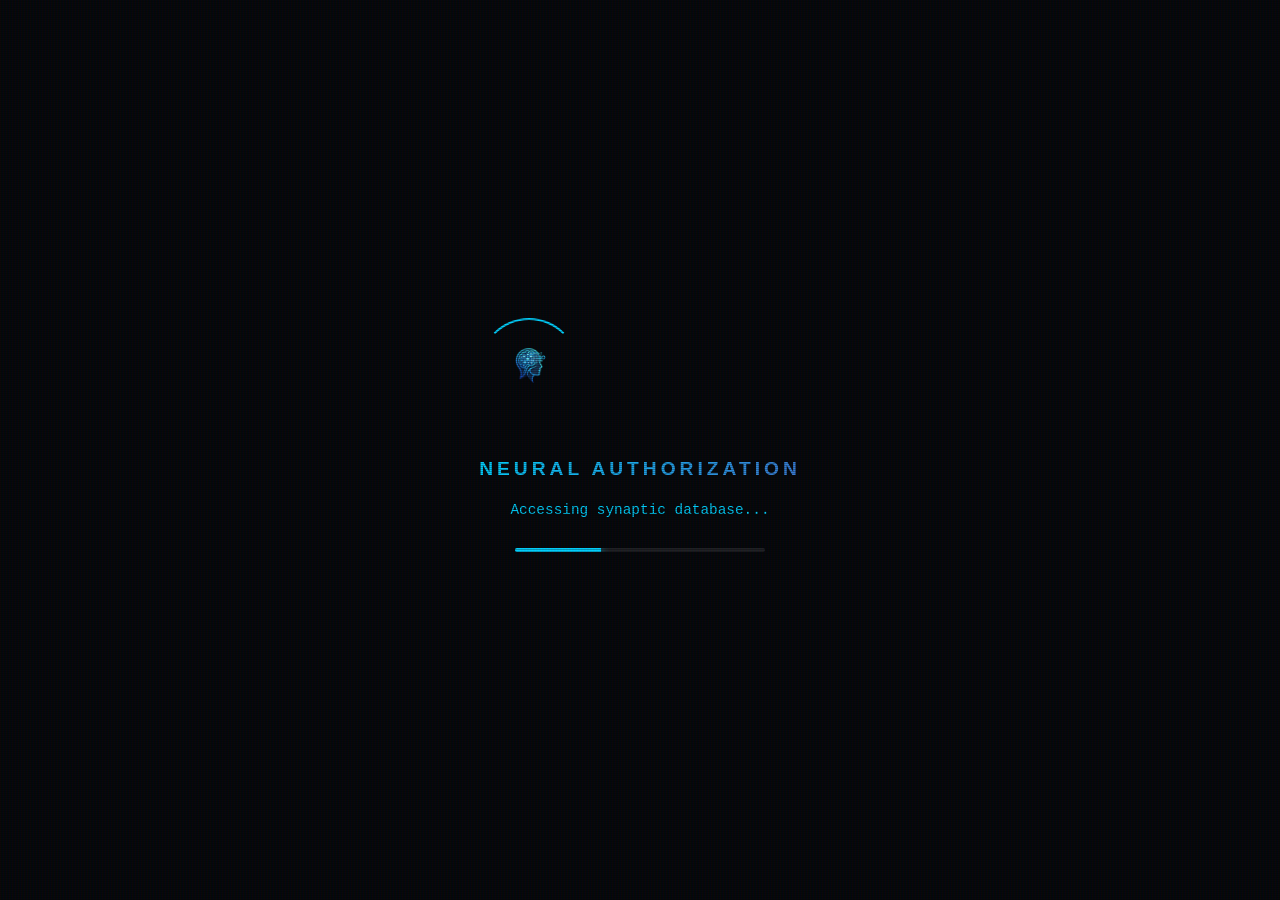
<file: auth.html>
<!DOCTYPE html>
<html lang="en">

<head>
    <meta charset="UTF-8">
    <meta name="viewport" content="width=device-width, initial-scale=1.0">
    <title>Authorizing... | MindRecoder</title>
    <link rel="stylesheet" href="style.css">
    <link rel="icon" href="Assets/Logo/mrLogo.png" type="image/png">
    <style>
        .scanline {
            position: fixed;
            top: 0;
            left: 0;
            width: 100%;
            height: 100%;
            background: linear-gradient(rgba(18, 16, 16, 0) 50%, rgba(0, 0, 0, 0.25) 50%), linear-gradient(90deg, rgba(255, 0, 0, 0.06), rgba(0, 255, 0, 0.02), rgba(0, 0, 255, 0.06));
            background-size: 100% 2px, 3px 100%;
            pointer-events: none;
            z-index: 1000;
        }

        #status {
            font-family: 'Courier New', Courier, monospace;
            color: var(--accent-blue);
            font-size: 0.9rem;
            margin-top: 20px;
            height: 1.2rem;
        }

        .node-container {
            position: relative;
            width: 100px;
            height: 100px;
            margin-bottom: 40px;
        }

        .ring {
            position: absolute;
            inset: 0;
            border: 2px solid transparent;
            border-top: 2px solid var(--accent-blue);
            border-radius: 50%;
            animation: rotate 2s linear infinite;
        }



        @keyframes rotate {
            from {
                transform: rotate(0deg);
            }

            to {
                transform: rotate(360deg);
            }
        }
    </style>
</head>

<body style="overflow: hidden;">
    <div class="scanline"></div>

    <div class="centered-container">
        <div class="loader-container">
            <div class="node-container">
                <div class="ring"></div>
                <div class="ring-2"></div>
                <img src="Assets/Logo/mrLogo.png" alt="MindRecoder"
                    style="width: 60px; position: absolute; top: 50%; left: 50%; transform: translate(-50%, -50%);">
            </div>

            <h2 class="gradient-text" style="letter-spacing: 4px; font-size: 1.2rem;">NEURAL AUTHORIZATION</h2>
            <div id="status">Syncing synapses...</div>

            <div
                style="width: 250px; height: 4px; background: rgba(255,255,255,0.1); border-radius: 2px; margin: 30px auto; overflow: hidden;">
                <div id="progress"
                    style="width: 0%; height: 100%; background: var(--accent-blue); transition: width 0.1s linear; box-shadow: 0 0 10px var(--accent-blue);">
                </div>
            </div>
        </div>
    </div>

    <script>
        const statusEl = document.getElementById('status');
        const progressEl = document.getElementById('progress');
        const messages = [
            "Accessing synaptic database...",
            "Decrypting neural patterns...",
            "Scanning for delta waves...",
            "Authenticating user signature...",
            "Stabilizing frequency output...",
            "Access Granted. Welcome."
        ];

        let i = 0;
        let progress = 0;

        const interval = setInterval(() => {
            progress += 1.5;
            progressEl.style.width = progress + '%';

            if (progress % 20 < 1.5 && i < messages.length - 1) {
                statusEl.innerText = messages[i];
                i++;
            }

            if (progress >= 100) {
                clearInterval(interval);
                setTimeout(() => {
                    window.location.href = 'app.html';
                }, 500);
            }
        }, 50);
    </script>
</body>

</html>
</file>
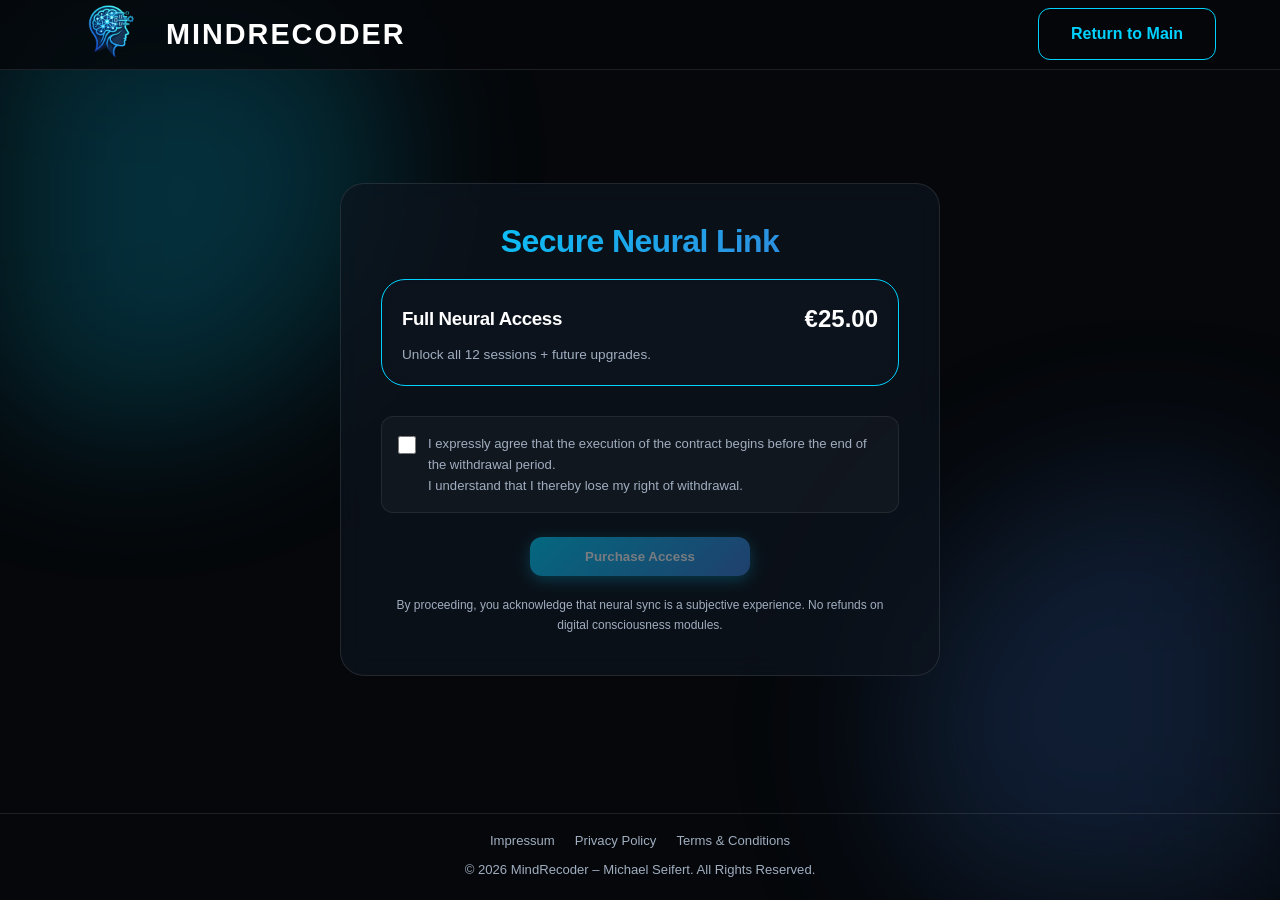
<file: checkout.html>
<!DOCTYPE html>
<html lang="en">

<head>
    <meta charset="UTF-8">
    <meta name="viewport" content="width=device-width, initial-scale=1.0">
    <title>Checkout | MindRecoder</title>
    <link rel="stylesheet" href="style.css">
    <link rel="icon" href="Assets/Logo/mrLogo.png" type="image/png">
</head>

<body style="display: flex; flex-direction: column; min-height: 100vh;">
    <div class="bg-blobs">
        <div class="blob blob-1"></div>
        <div class="blob blob-2"></div>
    </div>

    <nav class="scrolled">
        <div class="logo-container">
            <img src="Assets/Logo/mrLogo.png" alt="Logo" style="width: 90px; height: 90px;">
            <span class="logo-text">MindRecoder</span>
        </div>
        <a href="index.html" class="btn btn-outline nav-corner-btn">Return to Main</a>
    </nav>

    <div class="centered-container"
        style="flex: 1; min-height: auto; padding-top: calc(var(--nav-height) + 40px); padding-bottom: 40px;">
        <div class="glass" style="max-width: 600px; padding: 40px; text-align: center;">
            <h2 class="gradient-text" style="font-size: 2rem; margin-bottom: 20px;">Secure Neural Link</h2>


            <div style="display: flex; flex-direction: column; gap: 20px; text-align: left;">
                <div class="glass" style="padding: 20px; border-color: var(--accent-blue);">
                    <div style="display: flex; justify-content: space-between; align-items: center;">
                        <h3 style="margin: 0;">Full Neural Access</h3>
                        <span style="font-size: 1.5rem; font-weight: 800;">€25.00</span>
                    </div>
                    <p style="font-size: 0.85rem; color: var(--text-secondary); margin-top: 5px;">Unlock all 12 sessions
                        + future upgrades.</p>
                </div>
            </div>

            <!-- Legal Consent Checkbox -->
            <div style="margin-top: 30px; text-align: left;">
                <label id="consentLabel"
                    style="display: flex; gap: 12px; align-items: flex-start; cursor: pointer; padding: 16px; border-radius: 12px; border: 1px solid rgba(255,255,255,0.08); background: rgba(255,255,255,0.03); transition: border-color 0.3s;">
                    <input type="checkbox" id="consentCheckbox" onchange="handleConsent(this)"
                        style="margin-top: 3px; width: 18px; height: 18px; flex-shrink: 0; accent-color: var(--accent-blue); cursor: pointer;">
                    <span style="font-size: 0.82rem; color: var(--text-secondary); line-height: 1.6;">
                        I expressly agree that the execution of the contract begins before the end of the withdrawal
                        period.<br>
                        I understand that I thereby lose my right of withdrawal.
                    </span>
                </label>
            </div>

            <div style="margin-top: 24px; padding: 0; border-radius: 16px;">
                <div style="display: flex; justify-content: center;">
                    <button id="purchaseBtn"
                        onclick="showInstructionModal('https://www.paypal.com/ncp/payment/GD3TEAYJ8TD2E')"
                        class="btn btn-primary" disabled
                        style="width: 220px; justify-content: center; cursor: not-allowed; opacity: 0.45; transition: opacity 0.3s, transform 0.2s;">Purchase
                        Access</button>
                </div>
            </div>

            <p style="margin-top: 20px; font-size: 0.75rem; color: var(--text-secondary);">By proceeding, you
                acknowledge that neural sync is a subjective experience. No refunds on digital consciousness modules.
            </p>
        </div>
    </div>

    <!-- Instruction Modal -->
    <div id="instructionModal"
        style="display: none; position: fixed; top: 0; left: 0; width: 100%; height: 100%; z-index: 2000; background: rgba(5, 7, 10, 0.8); backdrop-filter: blur(10px); justify-content: center; align-items: center; padding: 20px;">
        <div class="glass"
            style="max-width: 450px; width: 100%; padding: 40px; text-align: center; position: relative; border-color: var(--accent-blue);">
            <button onclick="closeModal()"
                style="position: absolute; top: 20px; right: 20px; background: none; border: none; color: var(--text-secondary); font-size: 1.5rem; cursor: pointer; transition: color 0.3s;"
                onmouseover="this.style.color='white'"
                onmouseout="this.style.color='var(--text-secondary)'">&times;</button>
            <h3 class="gradient-text" style="font-size: 1.5rem; margin-bottom: 20px;">Important Notice</h3>
            <p style="color: var(--text-secondary); margin-bottom: 30px; font-size: 0.95rem; line-height: 1.6;">After
                completing your payment, please <strong>use your Email</strong> to login and access your Neural Library.
            </p>
            <a id="proceedBtn" href="#" target="_blank"
                onclick="closeModal(); setTimeout(() => window.location.href='login.html', 500);"
                class="btn btn-primary"
                style="width: 100%; text-decoration: none; display: flex; justify-content: center;">Proceed to
                Payment</a>
        </div>
    </div>

    <script>
        function handleConsent(checkbox) {
            const btn = document.getElementById('purchaseBtn');
            const label = document.getElementById('consentLabel');
            if (checkbox.checked) {
                btn.disabled = false;
                btn.style.opacity = '1';
                btn.style.cursor = 'pointer';
                label.style.borderColor = 'var(--accent-blue)';
            } else {
                btn.disabled = true;
                btn.style.opacity = '0.45';
                btn.style.cursor = 'not-allowed';
                label.style.borderColor = 'rgba(255,255,255,0.08)';
            }
        }

        function showInstructionModal(url) {
            const modal = document.getElementById('instructionModal');
            const proceedBtn = document.getElementById('proceedBtn');
            proceedBtn.href = url;
            modal.style.display = 'flex';
        }

        function closeModal() {
            document.getElementById('instructionModal').style.display = 'none';
        }

        // Close modal if clicking outside
        window.onclick = function (event) {
            const modal = document.getElementById('instructionModal');
            if (event.target == modal) {
                closeModal();
            }
        }
    </script>

    <footer
        style="padding: 16px 5% 20px; text-align: center; color: var(--text-secondary); border-top: 1px solid var(--glass-border); margin-top: 24px; font-size: 0.82rem;">
        <div style="display: flex; justify-content: center; gap: 20px; flex-wrap: wrap; margin-bottom: 8px;">
            <a href="impressum.html"
                style="color: var(--text-secondary); text-decoration: none; transition: color 0.2s;"
                onmouseover="this.style.color='var(--accent-blue)'"
                onmouseout="this.style.color='var(--text-secondary)'">Impressum</a>
            <a href="privacy.html" style="color: var(--text-secondary); text-decoration: none; transition: color 0.2s;"
                onmouseover="this.style.color='var(--accent-blue)'"
                onmouseout="this.style.color='var(--text-secondary)'">Privacy Policy</a>
            <a href="terms.html" style="color: var(--text-secondary); text-decoration: none; transition: color 0.2s;"
                onmouseover="this.style.color='var(--accent-blue)'"
                onmouseout="this.style.color='var(--text-secondary)'">Terms & Conditions</a>
        </div>
        <p>&copy; 2026 MindRecoder – Michael Seifert. All Rights Reserved.</p>
    </footer>
</body>

</html>
</file>
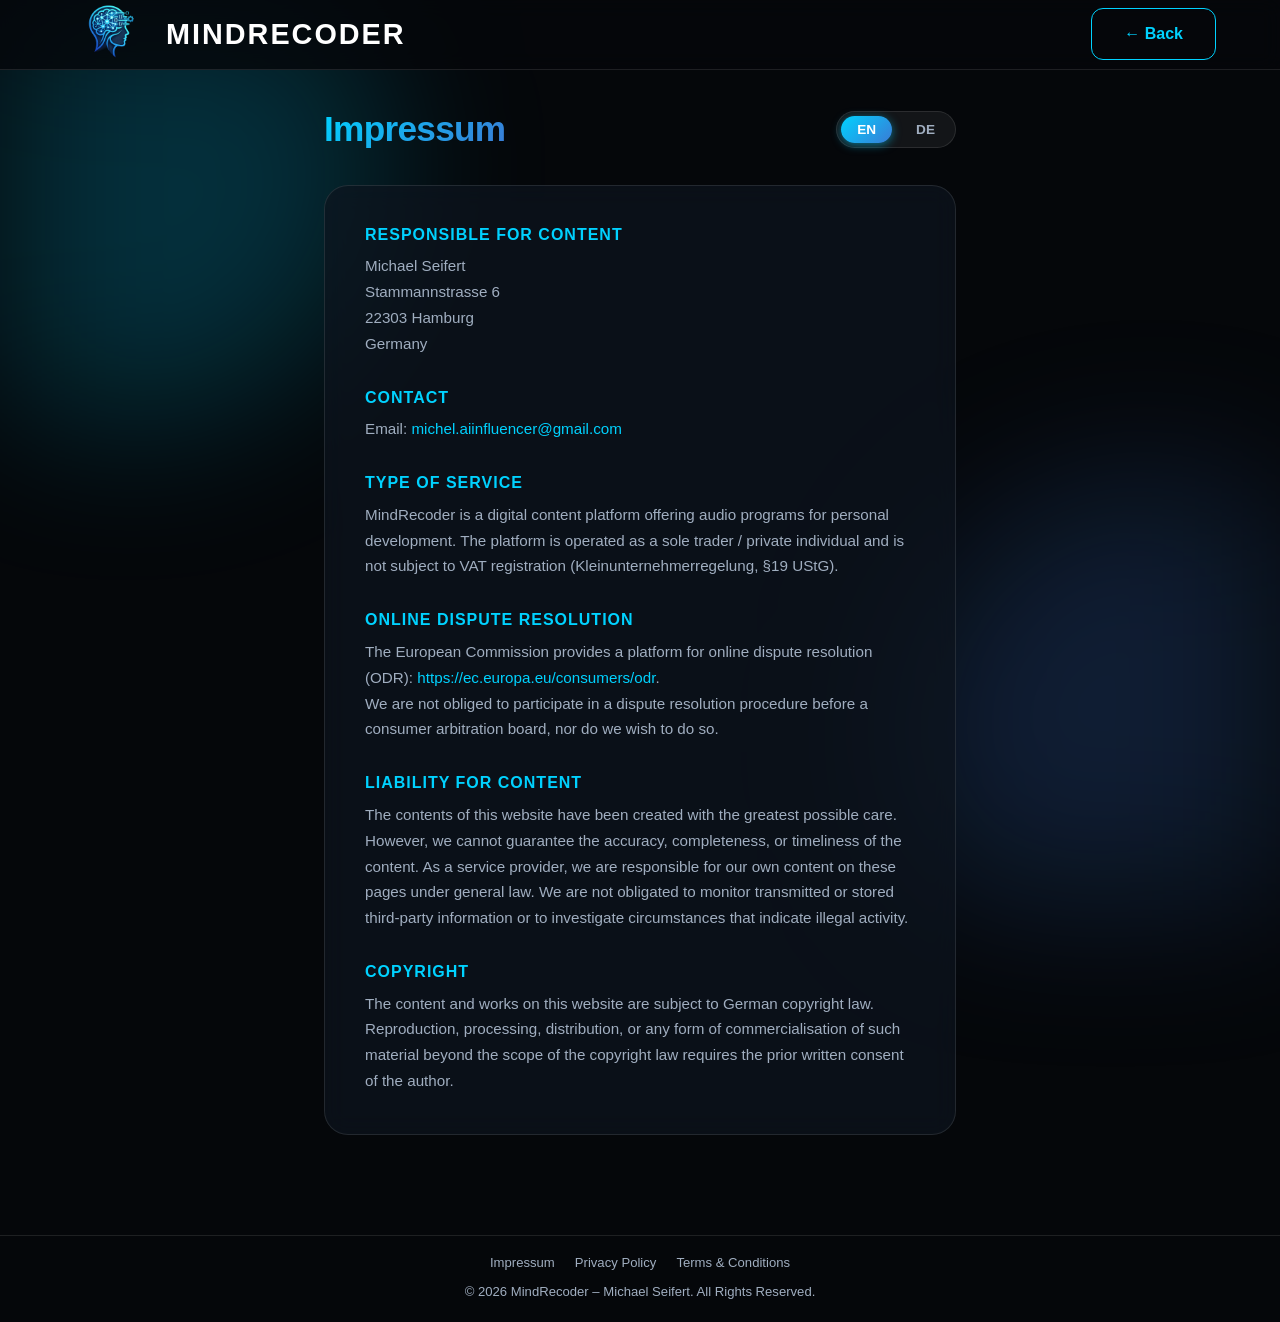
<file: impressum.html>
<!DOCTYPE html>
<html lang="en">

<head>
    <meta charset="UTF-8">
    <meta name="viewport" content="width=device-width, initial-scale=1.0">
    <title>Impressum | MindRecoder</title>
    <meta name="description" content="Legal disclosure and imprint for MindRecoder – Michael Seifert, Hamburg.">
    <link rel="icon" href="Assets/Logo/mrLogo.png" type="image/png">
    <link rel="stylesheet" href="style.css">
    <style>
        .lang-switch {
            display: flex;
            align-items: center;
            gap: 8px;
            background: rgba(255, 255, 255, 0.06);
            border: 1px solid var(--glass-border);
            border-radius: 50px;
            padding: 4px;
        }

        .lang-btn {
            padding: 6px 16px;
            border-radius: 50px;
            border: none;
            background: transparent;
            color: var(--text-secondary);
            font-size: 0.85rem;
            font-weight: 600;
            cursor: pointer;
            transition: all 0.25s ease;
        }

        .lang-btn.active {
            background: var(--gradient-primary);
            color: #fff;
            box-shadow: 0 2px 10px var(--accent-glow);
        }

        .legal-content {
            display: flex;
            flex-direction: column;
            gap: 32px;
            text-align: left;
        }

        .legal-section h3 {
            font-size: 1rem;
            text-transform: uppercase;
            letter-spacing: 1px;
            color: var(--accent-blue);
            margin-bottom: 10px;
        }

        .legal-section p,
        .legal-section a {
            color: var(--text-secondary);
            font-size: 0.95rem;
            line-height: 1.7;
        }

        .legal-section a {
            color: var(--accent-blue);
            text-decoration: none;
        }

        .legal-section a:hover {
            text-decoration: underline;
        }

        .page-wrap {
            padding: calc(var(--nav-height) + 40px) 5% 60px;
            max-width: 760px;
            margin: 0 auto;
        }
    </style>
</head>

<body>
    <div class="bg-blobs">
        <div class="blob blob-1"></div>
        <div class="blob blob-2"></div>
    </div>

    <nav class="scrolled">
        <div class="logo-container">
            <img src="Assets/Logo/mrLogo.png" alt="Logo" style="width: 90px; height: 90px;">
            <span class="logo-text">MindRecoder</span>
        </div>
        <a href="index.html" class="btn btn-outline nav-corner-btn">← Back</a>
    </nav>

    <div class="page-wrap">
        <!-- Header row -->
        <div
            style="display: flex; justify-content: space-between; align-items: center; flex-wrap: wrap; gap: 16px; margin-bottom: 36px;">
            <h1 class="gradient-text" style="font-size: 2.2rem;" id="page-title">Impressum</h1>
            <div class="lang-switch">
                <button class="lang-btn active" id="btn-en" onclick="setLang('en')">EN</button>
                <button class="lang-btn" id="btn-de" onclick="setLang('de')">DE</button>
            </div>
        </div>

        <div class="glass" style="padding: 40px;">
            <div class="legal-content">

                <!-- Responsible person -->
                <div class="legal-section">
                    <h3 id="s1-title">Responsible for Content</h3>
                    <p>
                        Michael Seifert<br>
                        Stammannstrasse 6<br>
                        22303 Hamburg<br>
                        Germany
                    </p>
                </div>

                <!-- Contact -->
                <div class="legal-section">
                    <h3 id="s2-title">Contact</h3>
                    <p>
                        <span id="s2-email-label">Email:</span>
                        <a href="mailto:michel.aiinfluencer@gmail.com">michel.aiinfluencer@gmail.com</a>
                    </p>
                </div>

                <!-- Platform type -->
                <div class="legal-section">
                    <h3 id="s3-title">Type of Service</h3>
                    <p id="s3-body">
                        MindRecoder is a digital content platform offering audio programs for personal development.
                        The platform is operated as a sole trader / private individual and is not subject to VAT
                        registration (Kleinunternehmerregelung, §19 UStG).
                    </p>
                </div>

                <!-- Dispute resolution -->
                <div class="legal-section">
                    <h3 id="s4-title">Online Dispute Resolution</h3>
                    <p id="s4-body">
                        The European Commission provides a platform for online dispute resolution (ODR):
                        <a href="https://ec.europa.eu/consumers/odr" target="_blank" rel="noopener">
                            https://ec.europa.eu/consumers/odr</a>.<br>
                        We are not obliged to participate in a dispute resolution procedure before a consumer
                        arbitration board, nor do we wish to do so.
                    </p>
                </div>

                <!-- Liability -->
                <div class="legal-section">
                    <h3 id="s5-title">Liability for Content</h3>
                    <p id="s5-body">
                        The contents of this website have been created with the greatest possible care.
                        However, we cannot guarantee the accuracy, completeness, or timeliness of the content.
                        As a service provider, we are responsible for our own content on these pages under general
                        law. We are not obligated to monitor transmitted or stored third-party information or to
                        investigate circumstances that indicate illegal activity.
                    </p>
                </div>

                <!-- Copyright -->
                <div class="legal-section">
                    <h3 id="s6-title">Copyright</h3>
                    <p id="s6-body">
                        The content and works on this website are subject to German copyright law.
                        Reproduction, processing, distribution, or any form of commercialisation of such material
                        beyond the scope of the copyright law requires the prior written consent of the author.
                    </p>
                </div>

            </div>
        </div>
    </div>

    <!-- Footer -->
    <footer
        style="padding: 16px 5% 20px; text-align: center; color: var(--text-secondary); border-top: 1px solid var(--glass-border); margin-top: 40px; font-size: 0.82rem;">
        <div style="display: flex; justify-content: center; gap: 20px; flex-wrap: wrap; margin-bottom: 8px;">
            <a href="impressum.html"
                style="color: var(--text-secondary); text-decoration: none; transition: color 0.2s;"
                onmouseover="this.style.color='var(--accent-blue)'"
                onmouseout="this.style.color='var(--text-secondary)'">Impressum</a>
            <a href="privacy.html" style="color: var(--text-secondary); text-decoration: none; transition: color 0.2s;"
                onmouseover="this.style.color='var(--accent-blue)'"
                onmouseout="this.style.color='var(--text-secondary)'">Privacy Policy</a>
            <a href="terms.html" style="color: var(--text-secondary); text-decoration: none; transition: color 0.2s;"
                onmouseover="this.style.color='var(--accent-blue)'"
                onmouseout="this.style.color='var(--text-secondary)'">Terms & Conditions</a>
        </div>
        <p>&copy; 2026 MindRecoder – Michael Seifert. All Rights Reserved.</p>
    </footer>

    <script>
        const translations = {
            en: {
                pageTitle: 'Impressum',
                s1: 'Responsible for Content',
                s2: 'Contact',
                s2email: 'Email:',
                s3: 'Type of Service',
                s3body: 'MindRecoder is a digital content platform offering audio programs for personal development. The platform is operated as a sole trader / private individual and is not subject to VAT registration (Kleinunternehmerregelung, §19 UStG).',
                s4: 'Online Dispute Resolution',
                s4body: 'The European Commission provides a platform for online dispute resolution (ODR): <a href="https://ec.europa.eu/consumers/odr" target="_blank" rel="noopener">https://ec.europa.eu/consumers/odr</a>.<br>We are not obliged to participate in a dispute resolution procedure before a consumer arbitration board, nor do we wish to do so.',
                s5: 'Liability for Content',
                s5body: 'The contents of this website have been created with the greatest possible care. However, we cannot guarantee the accuracy, completeness, or timeliness of the content. As a service provider, we are responsible for our own content on these pages under general law.',
                s6: 'Copyright',
                s6body: 'The content and works on this website are subject to German copyright law. Reproduction, processing, distribution, or any form of commercialisation of such material beyond the scope of the copyright law requires the prior written consent of the author.',
            },
            de: {
                pageTitle: 'Impressum',
                s1: 'Verantwortlich für den Inhalt',
                s2: 'Kontakt',
                s2email: 'E-Mail:',
                s3: 'Art des Dienstes',
                s3body: 'MindRecoder ist eine digitale Inhaltsplattform, die Audioprogramme zur persönlichen Entwicklung anbietet. Die Plattform wird als Einzelunternehmer / Privatperson betrieben und unterliegt nicht der Umsatzsteuerpflicht (Kleinunternehmerregelung, §19 UStG).',
                s4: 'Online-Streitbeilegung',
                s4body: 'Die Europäische Kommission stellt eine Plattform zur Online-Streitbeilegung (OS) bereit: <a href="https://ec.europa.eu/consumers/odr" target="_blank" rel="noopener">https://ec.europa.eu/consumers/odr</a>.<br>Wir sind nicht verpflichtet und nicht bereit, an einem Streitbeilegungsverfahren vor einer Verbraucherschlichtungsstelle teilzunehmen.',
                s5: 'Haftung für Inhalte',
                s5body: 'Die Inhalte unserer Seiten wurden mit größter Sorgfalt erstellt. Für die Richtigkeit, Vollständigkeit und Aktualität der Inhalte können wir jedoch keine Gewähr übernehmen. Als Diensteanbieter sind wir gemäß § 7 Abs.1 TMG für eigene Inhalte auf diesen Seiten nach den allgemeinen Gesetzen verantwortlich.',
                s6: 'Urheberrecht',
                s6body: 'Die durch die Seitenbetreiber erstellten Inhalte und Werke auf diesen Seiten unterliegen dem deutschen Urheberrecht. Die Vervielfältigung, Bearbeitung, Verbreitung und jede Art der Verwertung außerhalb der Grenzen des Urheberrechtes bedürfen der schriftlichen Zustimmung des jeweiligen Autors bzw. Erstellers.',
            }
        };

        function setLang(lang) {
            const t = translations[lang];
            document.getElementById('page-title').textContent = t.pageTitle;
            document.getElementById('s1-title').textContent = t.s1;
            document.getElementById('s2-title').textContent = t.s2;
            document.getElementById('s2-email-label').textContent = t.s2email;
            document.getElementById('s3-title').textContent = t.s3;
            document.getElementById('s3-body').textContent = t.s3body;
            document.getElementById('s4-title').textContent = t.s4;
            document.getElementById('s4-body').innerHTML = t.s4body;
            document.getElementById('s5-title').textContent = t.s5;
            document.getElementById('s5-body').textContent = t.s5body;
            document.getElementById('s6-title').textContent = t.s6;
            document.getElementById('s6-body').textContent = t.s6body;

            document.getElementById('btn-en').classList.toggle('active', lang === 'en');
            document.getElementById('btn-de').classList.toggle('active', lang === 'de');
            document.documentElement.lang = lang;
        }
    </script>
</body>

</html>
</file>
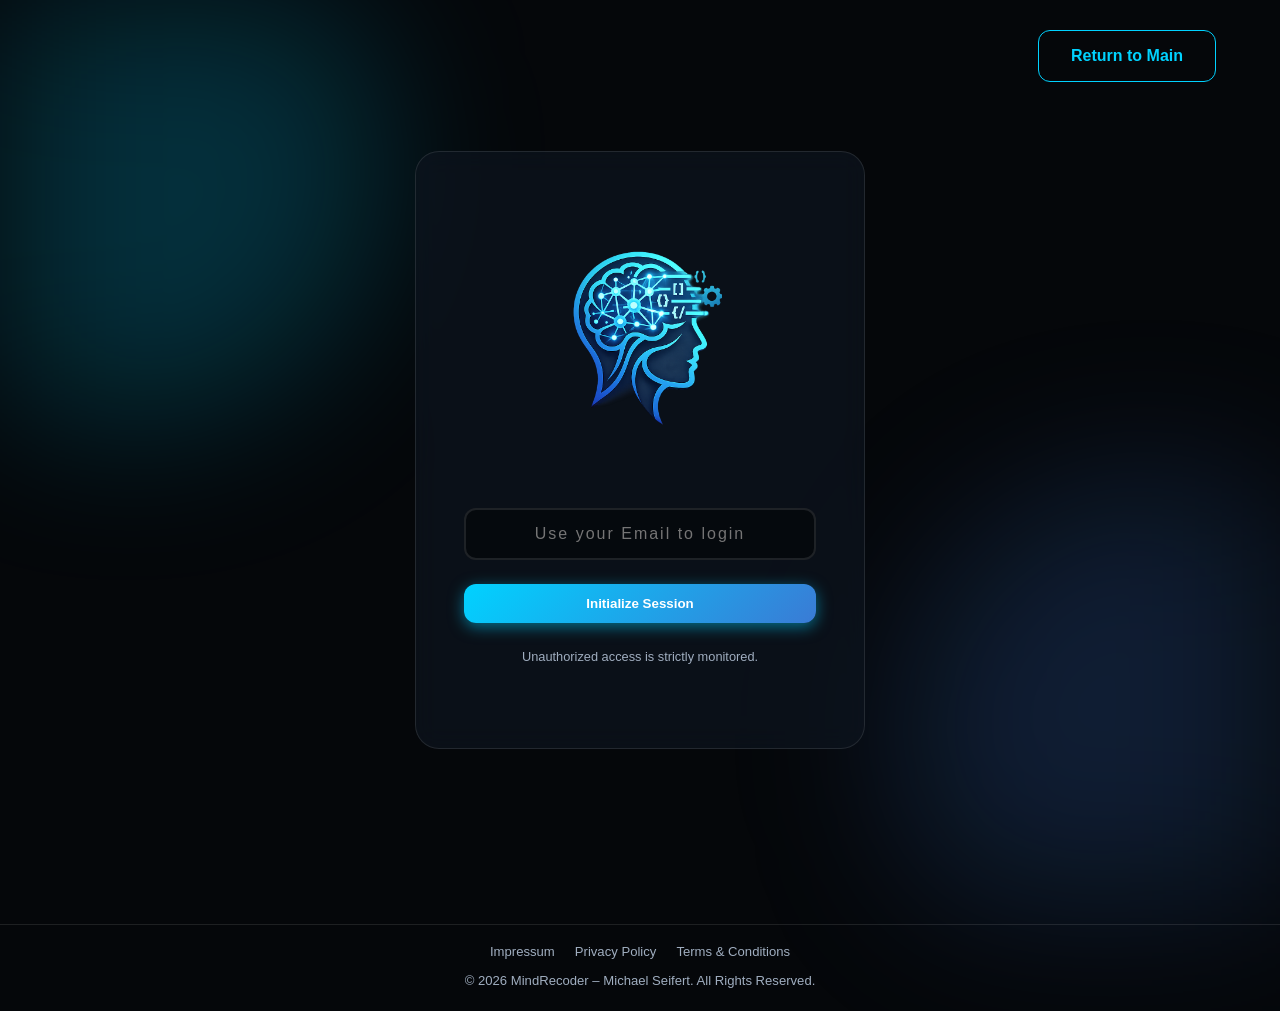
<file: login.html>
<!DOCTYPE html>
<html lang="en">

<head>
    <meta charset="UTF-8">
    <meta name="viewport" content="width=device-width, initial-scale=1.0">
    <title>Login | MindRecoder</title>
    <link rel="icon" href="Assets/Logo/mrLogo.png" type="image/png">
    <link rel="stylesheet" href="style.css?v=2">
    <link rel="preconnect" href="https://fonts.googleapis.com">
    <link rel="preconnect" href="https://fonts.gstatic.com" crossorigin>
    <link href="https://fonts.googleapis.com/css2?family=JetBrains+Mono:wght@400;700;800&display=swap" rel="stylesheet">
</head>

<body>
    <a href="index.html" class="btn btn-outline" style="position: absolute; top: 30px; right: 5%; z-index: 100;">Return
        to Main</a>
    <div class="bg-blobs">
        <div class="blob blob-1"></div>
        <div class="blob blob-2"></div>
    </div>

    <div class="centered-container">
        <div class="auth-card glass">
            <img src="Assets/Logo/mrLogo.png" alt="Logo" style="width: 300px; height: 300px;">

            <div style="margin-bottom: 24px; margin-top: -24px;">
                <input type="text" id="accessCode" placeholder="Use your Email to login"
                    style="width: 100%; padding: 15px; border-radius: 12px; background: rgba(0,0,0,0.4); border: 2px solid var(--glass-border); color: white; font-size: 1rem; text-align: center; letter-spacing: 2px;">
                <p id="errorMsg" style="color: #ff4d4d; font-size: 0.8rem; margin-top: 10px; display: none;">Invalid
                    Neural Access Code</p>
            </div>

            <button onclick="validateCode()" class="btn btn-primary" style="width: 100%;">Initialize Session</button>

            <p style="margin-top: 24px; font-size: 0.8rem; color: var(--text-secondary);">Unauthorized access is
                strictly monitored.</p>
        </div>
    </div>

    <script>
        function validateCode() {
            const code = document.getElementById('accessCode').value.trim();
            const error = document.getElementById('errorMsg');

            if (code.includes('@')) {
                window.location.href = 'auth.html';
            } else {
                error.style.display = 'block';
                document.getElementById('accessCode').style.borderColor = '#ff4d4d';
            }
        }

        // Allow Enter key to submit
        document.getElementById('accessCode').addEventListener('keypress', function (e) {
            if (e.key === 'Enter') {
                validateCode();
            }
        });
    </script>

    <footer
        style="padding: 16px 5% 20px; text-align: center; color: var(--text-secondary); border-top: 1px solid var(--glass-border); margin-top: 24px; font-size: 0.82rem;">
        <div style="display: flex; justify-content: center; gap: 20px; flex-wrap: wrap; margin-bottom: 8px;">
            <a href="impressum.html"
                style="color: var(--text-secondary); text-decoration: none; transition: color 0.2s;"
                onmouseover="this.style.color='var(--accent-blue)'"
                onmouseout="this.style.color='var(--text-secondary)'">Impressum</a>
            <a href="privacy.html" style="color: var(--text-secondary); text-decoration: none; transition: color 0.2s;"
                onmouseover="this.style.color='var(--accent-blue)'"
                onmouseout="this.style.color='var(--text-secondary)'">Privacy Policy</a>
            <a href="terms.html" style="color: var(--text-secondary); text-decoration: none; transition: color 0.2s;"
                onmouseover="this.style.color='var(--accent-blue)'"
                onmouseout="this.style.color='var(--text-secondary)'">Terms & Conditions</a>
        </div>
        <p>&copy; 2026 MindRecoder – Michael Seifert. All Rights Reserved.</p>
    </footer>
</body>

</html>
</file>
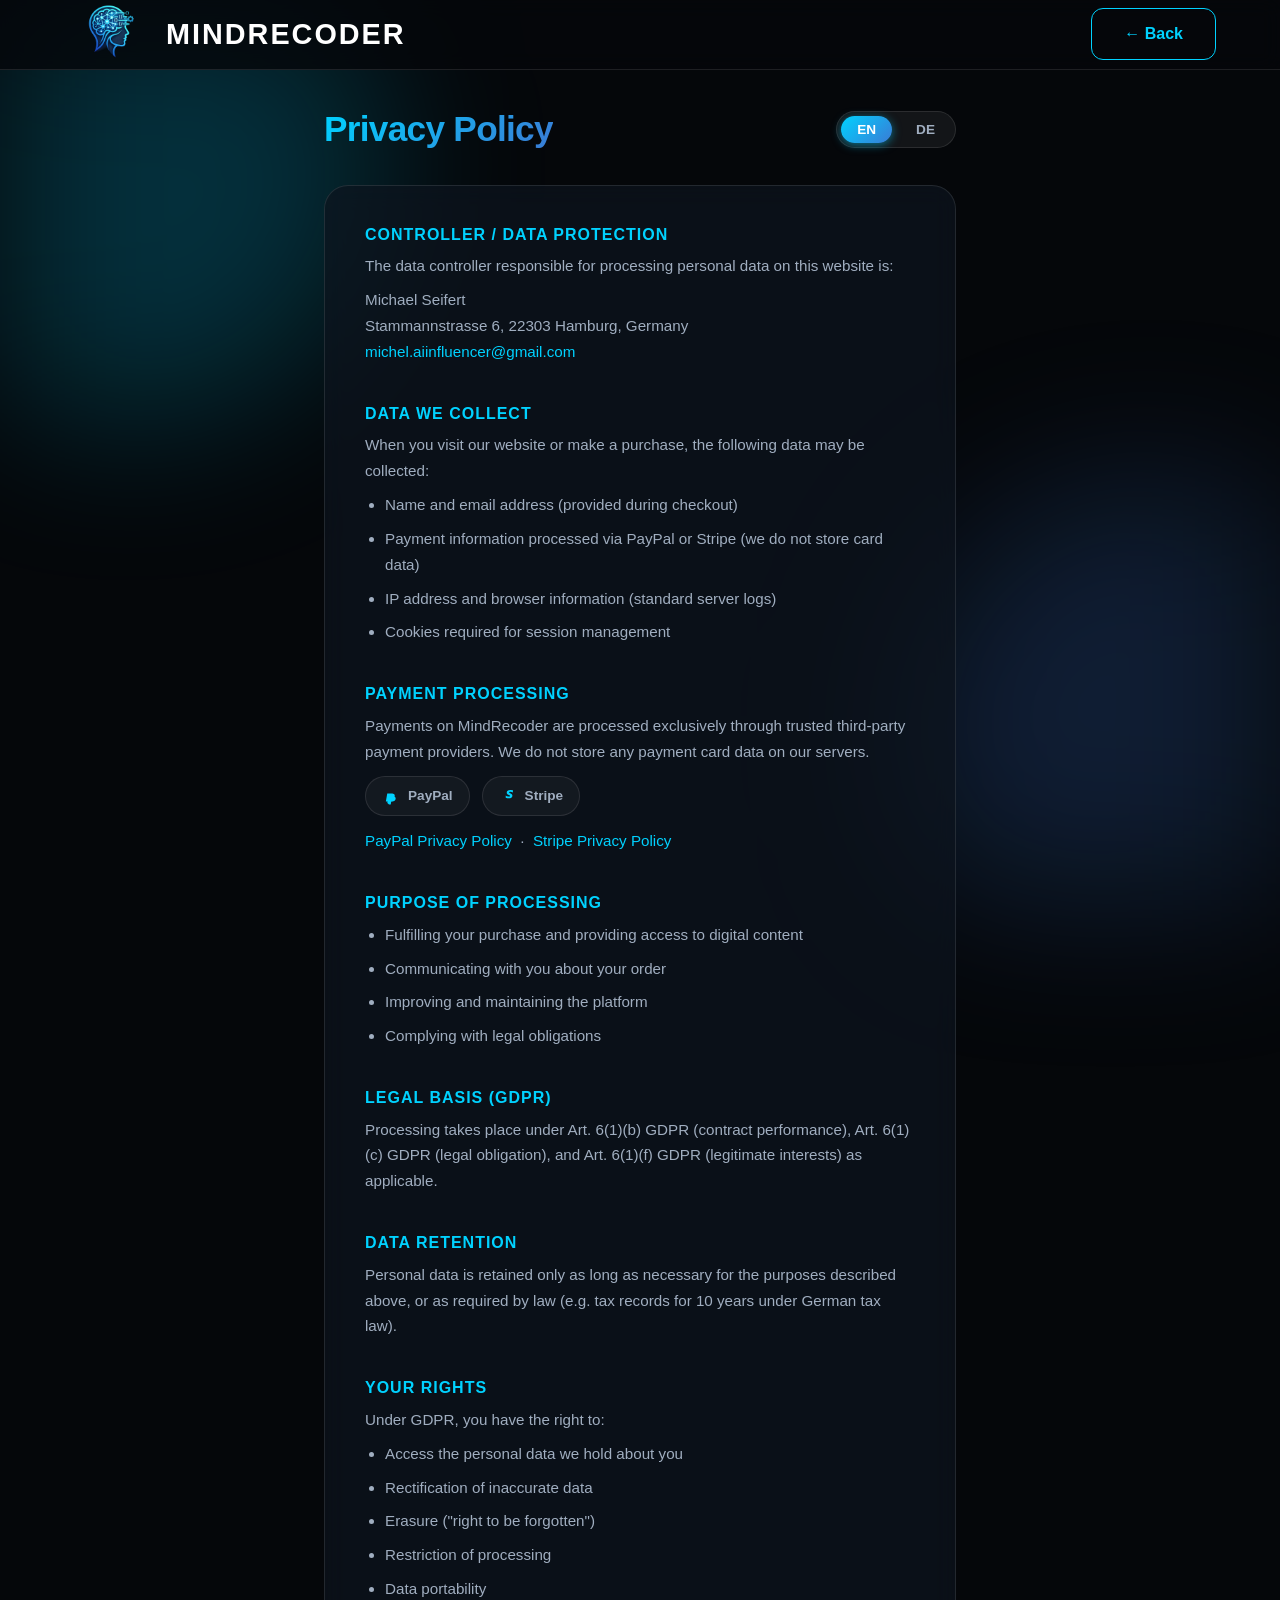
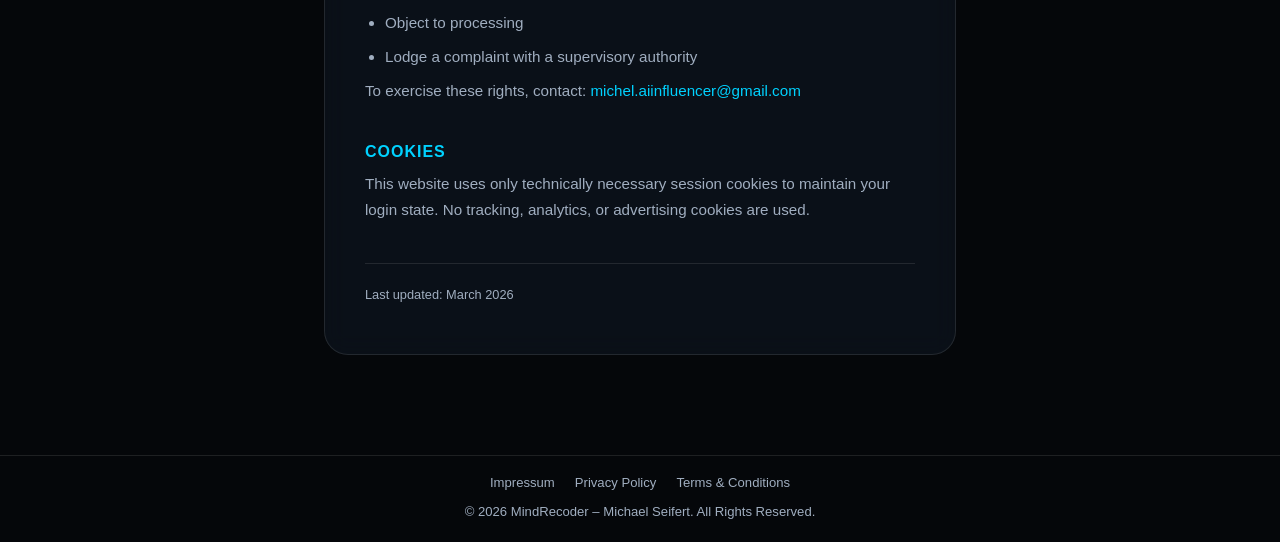
<file: privacy.html>
<!DOCTYPE html>
<html lang="en">

<head>
    <meta charset="UTF-8">
    <meta name="viewport" content="width=device-width, initial-scale=1.0">
    <title>Privacy Policy | MindRecoder</title>
    <meta name="description" content="Privacy Policy for MindRecoder – how we collect, process, and protect your data.">
    <link rel="icon" href="Assets/Logo/mrLogo.png" type="image/png">
    <link rel="stylesheet" href="style.css">
    <style>
        .lang-switch {
            display: flex;
            align-items: center;
            gap: 8px;
            background: rgba(255, 255, 255, 0.06);
            border: 1px solid var(--glass-border);
            border-radius: 50px;
            padding: 4px;
        }

        .lang-btn {
            padding: 6px 16px;
            border-radius: 50px;
            border: none;
            background: transparent;
            color: var(--text-secondary);
            font-size: 0.85rem;
            font-weight: 600;
            cursor: pointer;
            transition: all 0.25s ease;
        }

        .lang-btn.active {
            background: var(--gradient-primary);
            color: #fff;
            box-shadow: 0 2px 10px var(--accent-glow);
        }

        .legal-content {
            display: flex;
            flex-direction: column;
            gap: 32px;
            text-align: left;
        }

        .legal-section h3 {
            font-size: 1rem;
            text-transform: uppercase;
            letter-spacing: 1px;
            color: var(--accent-blue);
            margin-bottom: 10px;
        }

        .legal-section p,
        .legal-section li {
            color: var(--text-secondary);
            font-size: 0.95rem;
            line-height: 1.7;
            margin-bottom: 8px;
        }

        .legal-section a {
            color: var(--accent-blue);
            text-decoration: none;
        }

        .legal-section a:hover {
            text-decoration: underline;
        }

        .legal-section ul {
            padding-left: 20px;
        }

        .provider-badges {
            display: flex;
            gap: 12px;
            margin-top: 12px;
            flex-wrap: wrap;
        }

        .provider-badge {
            display: inline-flex;
            align-items: center;
            gap: 8px;
            padding: 8px 16px;
            border-radius: 50px;
            border: 1px solid var(--glass-border);
            background: rgba(255, 255, 255, 0.04);
            color: var(--text-secondary);
            font-size: 0.85rem;
            font-weight: 600;
        }

        .provider-badge svg {
            width: 18px;
            height: 18px;
        }

        .page-wrap {
            padding: calc(var(--nav-height) + 40px) 5% 60px;
            max-width: 760px;
            margin: 0 auto;
        }
    </style>
</head>

<body>
    <div class="bg-blobs">
        <div class="blob blob-1"></div>
        <div class="blob blob-2"></div>
    </div>

    <nav class="scrolled">
        <div class="logo-container">
            <img src="Assets/Logo/mrLogo.png" alt="Logo" style="width: 90px; height: 90px;">
            <span class="logo-text">MindRecoder</span>
        </div>
        <a href="index.html" class="btn btn-outline nav-corner-btn">← Back</a>
    </nav>

    <div class="page-wrap">
        <!-- Header row -->
        <div
            style="display: flex; justify-content: space-between; align-items: center; flex-wrap: wrap; gap: 16px; margin-bottom: 36px;">
            <h1 class="gradient-text" style="font-size: 2.2rem;" id="page-title">Privacy Policy</h1>
            <div class="lang-switch">
                <button class="lang-btn active" id="btn-en" onclick="setLang('en')">EN</button>
                <button class="lang-btn" id="btn-de" onclick="setLang('de')">DE</button>
            </div>
        </div>

        <div class="glass" style="padding: 40px;">
            <div class="legal-content">

                <!-- Controller -->
                <div class="legal-section">
                    <h3 id="s1-title">Controller / Data Protection</h3>
                    <p id="s1-body">
                        The data controller responsible for processing personal data on this website is:
                    </p>
                    <p>
                        Michael Seifert<br>
                        Stammannstrasse 6, 22303 Hamburg, Germany<br>
                        <a href="mailto:michel.aiinfluencer@gmail.com">michel.aiinfluencer@gmail.com</a>
                    </p>
                </div>

                <!-- Data collected -->
                <div class="legal-section">
                    <h3 id="s2-title">Data We Collect</h3>
                    <p id="s2-body">When you visit our website or make a purchase, the following data may be collected:
                    </p>
                    <ul id="s2-list">
                        <li>Name and email address (provided during checkout)</li>
                        <li>Payment information processed via PayPal or Stripe (we do not store card data)</li>
                        <li>IP address and browser information (standard server logs)</li>
                        <li>Cookies required for session management</li>
                    </ul>
                </div>

                <!-- Payment processing -->
                <div class="legal-section">
                    <h3 id="s3-title">Payment Processing</h3>
                    <p id="s3-body">
                        Payments on MindRecoder are processed exclusively through trusted third-party payment
                        providers. We do not store any payment card data on our servers.
                    </p>
                    <div class="provider-badges">
                        <!-- PayPal icon -->
                        <span class="provider-badge">
                            <svg viewBox="0 0 24 24" fill="#00d2ff" xmlns="http://www.w3.org/2000/svg">
                                <path
                                    d="M7.07 21.45l.3-1.94.04-.23-.01.01H5.14L7 8.5h5.5c1.84 0 3.12.37 3.84 1.13.68.72.87 1.6.56 2.82l-.01.06v.52l.27.15c.22.12.42.27.58.45.31.36.48.85.48 1.45 0 .69-.13 1.32-.38 1.87-.25.55-.6 1.01-1.04 1.37-.44.36-.97.62-1.56.77-.58.15-1.23.23-1.93.23H13c-.39 0-.73.28-.8.67l-.01.07-.47 2.96-.02.1-.01.04a.13.13 0 0 1-.13.1H9.2a.14.14 0 0 1-.14-.17z" />
                            </svg>
                            PayPal
                        </span>
                        <!-- Stripe icon -->
                        <span class="provider-badge">
                            <svg viewBox="0 0 24 24" fill="#00d2ff" xmlns="http://www.w3.org/2000/svg">
                                <path
                                    d="M13.48 7.3c0-.7.6-1 1.47-1 1.31 0 2.66.4 3.6.95V4.34A9.6 9.6 0 0 0 14.95 4C12.15 4 10.3 5.4 10.3 7.5c0 3.2 4.4 2.7 4.4 4.1 0 .83-.72 1.1-1.63 1.1-1.42 0-3.27-.59-4.11-1.38v2.94a10.4 10.4 0 0 0 4.1.87c2.87 0 4.84-1.36 4.84-3.5 0-3.44-4.42-2.83-4.42-4.33z" />
                            </svg>
                            Stripe
                        </span>
                    </div>
                    <p id="s3-links" style="margin-top: 12px;">
                        <a href="https://www.paypal.com/uk/legalhub/privacy-full" target="_blank" rel="noopener">PayPal
                            Privacy Policy</a>
                        &nbsp;·&nbsp;
                        <a href="https://stripe.com/privacy" target="_blank" rel="noopener">Stripe Privacy Policy</a>
                    </p>
                </div>

                <!-- Purpose of processing -->
                <div class="legal-section">
                    <h3 id="s4-title">Purpose of Processing</h3>
                    <ul id="s4-list">
                        <li>Fulfilling your purchase and providing access to digital content</li>
                        <li>Communicating with you about your order</li>
                        <li>Improving and maintaining the platform</li>
                        <li>Complying with legal obligations</li>
                    </ul>
                </div>

                <!-- Legal basis -->
                <div class="legal-section">
                    <h3 id="s5-title">Legal Basis (GDPR)</h3>
                    <p id="s5-body">
                        Processing takes place under Art. 6(1)(b) GDPR (contract performance), Art. 6(1)(c) GDPR
                        (legal obligation), and Art. 6(1)(f) GDPR (legitimate interests) as applicable.
                    </p>
                </div>

                <!-- Data retention -->
                <div class="legal-section">
                    <h3 id="s6-title">Data Retention</h3>
                    <p id="s6-body">
                        Personal data is retained only as long as necessary for the purposes described above, or as
                        required by law (e.g. tax records for 10 years under German tax law).
                    </p>
                </div>

                <!-- Rights -->
                <div class="legal-section">
                    <h3 id="s7-title">Your Rights</h3>
                    <p id="s7-intro">Under GDPR, you have the right to:</p>
                    <ul id="s7-list">
                        <li>Access the personal data we hold about you</li>
                        <li>Rectification of inaccurate data</li>
                        <li>Erasure ("right to be forgotten")</li>
                        <li>Restriction of processing</li>
                        <li>Data portability</li>
                        <li>Object to processing</li>
                        <li>Lodge a complaint with a supervisory authority</li>
                    </ul>
                    <p id="s7-contact">To exercise these rights, contact: <a
                            href="mailto:michel.aiinfluencer@gmail.com">michel.aiinfluencer@gmail.com</a></p>
                </div>

                <!-- Cookies -->
                <div class="legal-section">
                    <h3 id="s8-title">Cookies</h3>
                    <p id="s8-body">
                        This website uses only technically necessary session cookies to maintain your login state.
                        No tracking, analytics, or advertising cookies are used.
                    </p>
                </div>

                <!-- Last updated -->
                <div class="legal-section"
                    style="border-top: 1px solid var(--glass-border); padding-top: 20px; margin-top: 0;">
                    <p id="s9-body" style="font-size: 0.8rem;">Last updated: March 2026</p>
                </div>

            </div>
        </div>
    </div>

    <!-- Footer -->
    <footer
        style="padding: 16px 5% 20px; text-align: center; color: var(--text-secondary); border-top: 1px solid var(--glass-border); margin-top: 40px; font-size: 0.82rem;">
        <div style="display: flex; justify-content: center; gap: 20px; flex-wrap: wrap; margin-bottom: 8px;">
            <a href="impressum.html"
                style="color: var(--text-secondary); text-decoration: none; transition: color 0.2s;"
                onmouseover="this.style.color='var(--accent-blue)'"
                onmouseout="this.style.color='var(--text-secondary)'">Impressum</a>
            <a href="privacy.html" style="color: var(--text-secondary); text-decoration: none; transition: color 0.2s;"
                onmouseover="this.style.color='var(--accent-blue)'"
                onmouseout="this.style.color='var(--text-secondary)'">Privacy Policy</a>
            <a href="terms.html" style="color: var(--text-secondary); text-decoration: none; transition: color 0.2s;"
                onmouseover="this.style.color='var(--accent-blue)'"
                onmouseout="this.style.color='var(--text-secondary)'">Terms & Conditions</a>
        </div>
        <p>&copy; 2026 MindRecoder – Michael Seifert. All Rights Reserved.</p>
    </footer>

    <script>
        const translations = {
            en: {
                pageTitle: 'Privacy Policy',
                s1: 'Controller / Data Protection',
                s1body: 'The data controller responsible for processing personal data on this website is:',
                s2: 'Data We Collect',
                s2body: 'When you visit our website or make a purchase, the following data may be collected:',
                s2list: ['Name and email address (provided during checkout)', 'Payment information processed via PayPal or Stripe (we do not store card data)', 'IP address and browser information (standard server logs)', 'Cookies required for session management'],
                s3: 'Payment Processing',
                s3body: 'Payments on MindRecoder are processed exclusively through trusted third-party payment providers. We do not store any payment card data on our servers.',
                s4: 'Purpose of Processing',
                s4list: ['Fulfilling your purchase and providing access to digital content', 'Communicating with you about your order', 'Improving and maintaining the platform', 'Complying with legal obligations'],
                s5: 'Legal Basis (GDPR)',
                s5body: 'Processing takes place under Art. 6(1)(b) GDPR (contract performance), Art. 6(1)(c) GDPR (legal obligation), and Art. 6(1)(f) GDPR (legitimate interests) as applicable.',
                s6: 'Data Retention',
                s6body: 'Personal data is retained only as long as necessary for the purposes described above, or as required by law (e.g. tax records for 10 years under German tax law).',
                s7: 'Your Rights',
                s7intro: 'Under GDPR, you have the right to:',
                s7list: ['Access the personal data we hold about you', 'Rectification of inaccurate data', 'Erasure ("right to be forgotten")', 'Restriction of processing', 'Data portability', 'Object to processing', 'Lodge a complaint with a supervisory authority'],
                s7contact: 'To exercise these rights, contact:',
                s8: 'Cookies',
                s8body: 'This website uses only technically necessary session cookies to maintain your login state. No tracking, analytics, or advertising cookies are used.',
                s9: 'Last updated: March 2026',
            },
            de: {
                pageTitle: 'Datenschutzerklärung',
                s1: 'Verantwortlicher',
                s1body: 'Verantwortlicher im Sinne der Datenschutzgesetze, insbesondere der EU-Datenschutzgrundverordnung (DSGVO):',
                s2: 'Erhobene Daten',
                s2body: 'Beim Besuch unserer Website oder bei einem Kauf können folgende Daten erhoben werden:',
                s2list: ['Name und E-Mail-Adresse (beim Checkout angegeben)', 'Zahlungsinformationen, die über PayPal oder Stripe verarbeitet werden (wir speichern keine Kartendaten)', 'IP-Adresse und Browser-Informationen (Standard-Server-Logs)', 'Technisch notwendige Cookies für das Session-Management'],
                s3: 'Zahlungsabwicklung',
                s3body: 'Zahlungen auf MindRecoder werden ausschließlich über vertrauenswürdige Drittanbieter abgewickelt. Wir speichern keine Zahlungskartendate auf unseren Servern.',
                s4: 'Zweck der Verarbeitung',
                s4list: ['Erfüllung Ihres Kaufs und Bereitstellung des Zugangs zu digitalen Inhalten', 'Kommunikation mit Ihnen über Ihre Bestellung', 'Verbesserung und Wartung der Plattform', 'Einhaltung rechtlicher Verpflichtungen'],
                s5: 'Rechtsgrundlage (DSGVO)',
                s5body: 'Die Verarbeitung erfolgt auf Grundlage von Art. 6 Abs. 1 lit. b DSGVO (Vertragserfüllung), Art. 6 Abs. 1 lit. c DSGVO (rechtliche Verpflichtung) sowie Art. 6 Abs. 1 lit. f DSGVO (berechtigte Interessen).',
                s6: 'Datenspeicherung',
                s6body: 'Personenbezogene Daten werden nur so lange gespeichert, wie es für die beschriebenen Zwecke erforderlich ist oder gesetzlich vorgeschrieben ist (z. B. Steuerunterlagen für 10 Jahre nach deutschem Steuerrecht).',
                s7: 'Ihre Rechte',
                s7intro: 'Gemäß DSGVO haben Sie das Recht auf:',
                s7list: ['Auskunft über die von uns gespeicherten personenbezogenen Daten', 'Berichtigung unrichtiger Daten', 'Löschung ("Recht auf Vergessenwerden")', 'Einschränkung der Verarbeitung', 'Datenübertragbarkeit', 'Widerspruch gegen die Verarbeitung', 'Beschwerde bei einer Aufsichtsbehörde'],
                s7contact: 'Um diese Rechte auszuüben, kontaktieren Sie uns:',
                s8: 'Cookies',
                s8body: 'Diese Website verwendet ausschließlich technisch notwendige Session-Cookies zur Aufrechterhaltung Ihres Login-Status. Es werden keine Tracking-, Analyse- oder Werbe-Cookies verwendet.',
                s9: 'Zuletzt aktualisiert: März 2026',
            }
        };

        function setLang(lang) {
            const t = translations[lang];

            document.getElementById('page-title').textContent = t.pageTitle;
            document.title = t.pageTitle + ' | MindRecoder';

            document.getElementById('s1-title').textContent = t.s1;
            document.getElementById('s1-body').textContent = t.s1body;

            document.getElementById('s2-title').textContent = t.s2;
            document.getElementById('s2-body').textContent = t.s2body;
            const s2ul = document.getElementById('s2-list');
            s2ul.innerHTML = t.s2list.map(i => `<li>${i}</li>`).join('');

            document.getElementById('s3-title').textContent = t.s3;
            document.getElementById('s3-body').textContent = t.s3body;

            document.getElementById('s4-title').textContent = t.s4;
            const s4ul = document.getElementById('s4-list');
            s4ul.innerHTML = t.s4list.map(i => `<li>${i}</li>`).join('');

            document.getElementById('s5-title').textContent = t.s5;
            document.getElementById('s5-body').textContent = t.s5body;

            document.getElementById('s6-title').textContent = t.s6;
            document.getElementById('s6-body').textContent = t.s6body;

            document.getElementById('s7-title').textContent = t.s7;
            document.getElementById('s7-intro').textContent = t.s7intro;
            const s7ul = document.getElementById('s7-list');
            s7ul.innerHTML = t.s7list.map(i => `<li>${i}</li>`).join('');
            document.getElementById('s7-contact').innerHTML = t.s7contact + ' <a href="mailto:michel.aiinfluencer@gmail.com">michel.aiinfluencer@gmail.com</a>';

            document.getElementById('s8-title').textContent = t.s8;
            document.getElementById('s8-body').textContent = t.s8body;

            document.getElementById('s9-body').textContent = t.s9;

            document.getElementById('btn-en').classList.toggle('active', lang === 'en');
            document.getElementById('btn-de').classList.toggle('active', lang === 'de');
            document.documentElement.lang = lang;
        }
    </script>
</body>

</html>
</file>
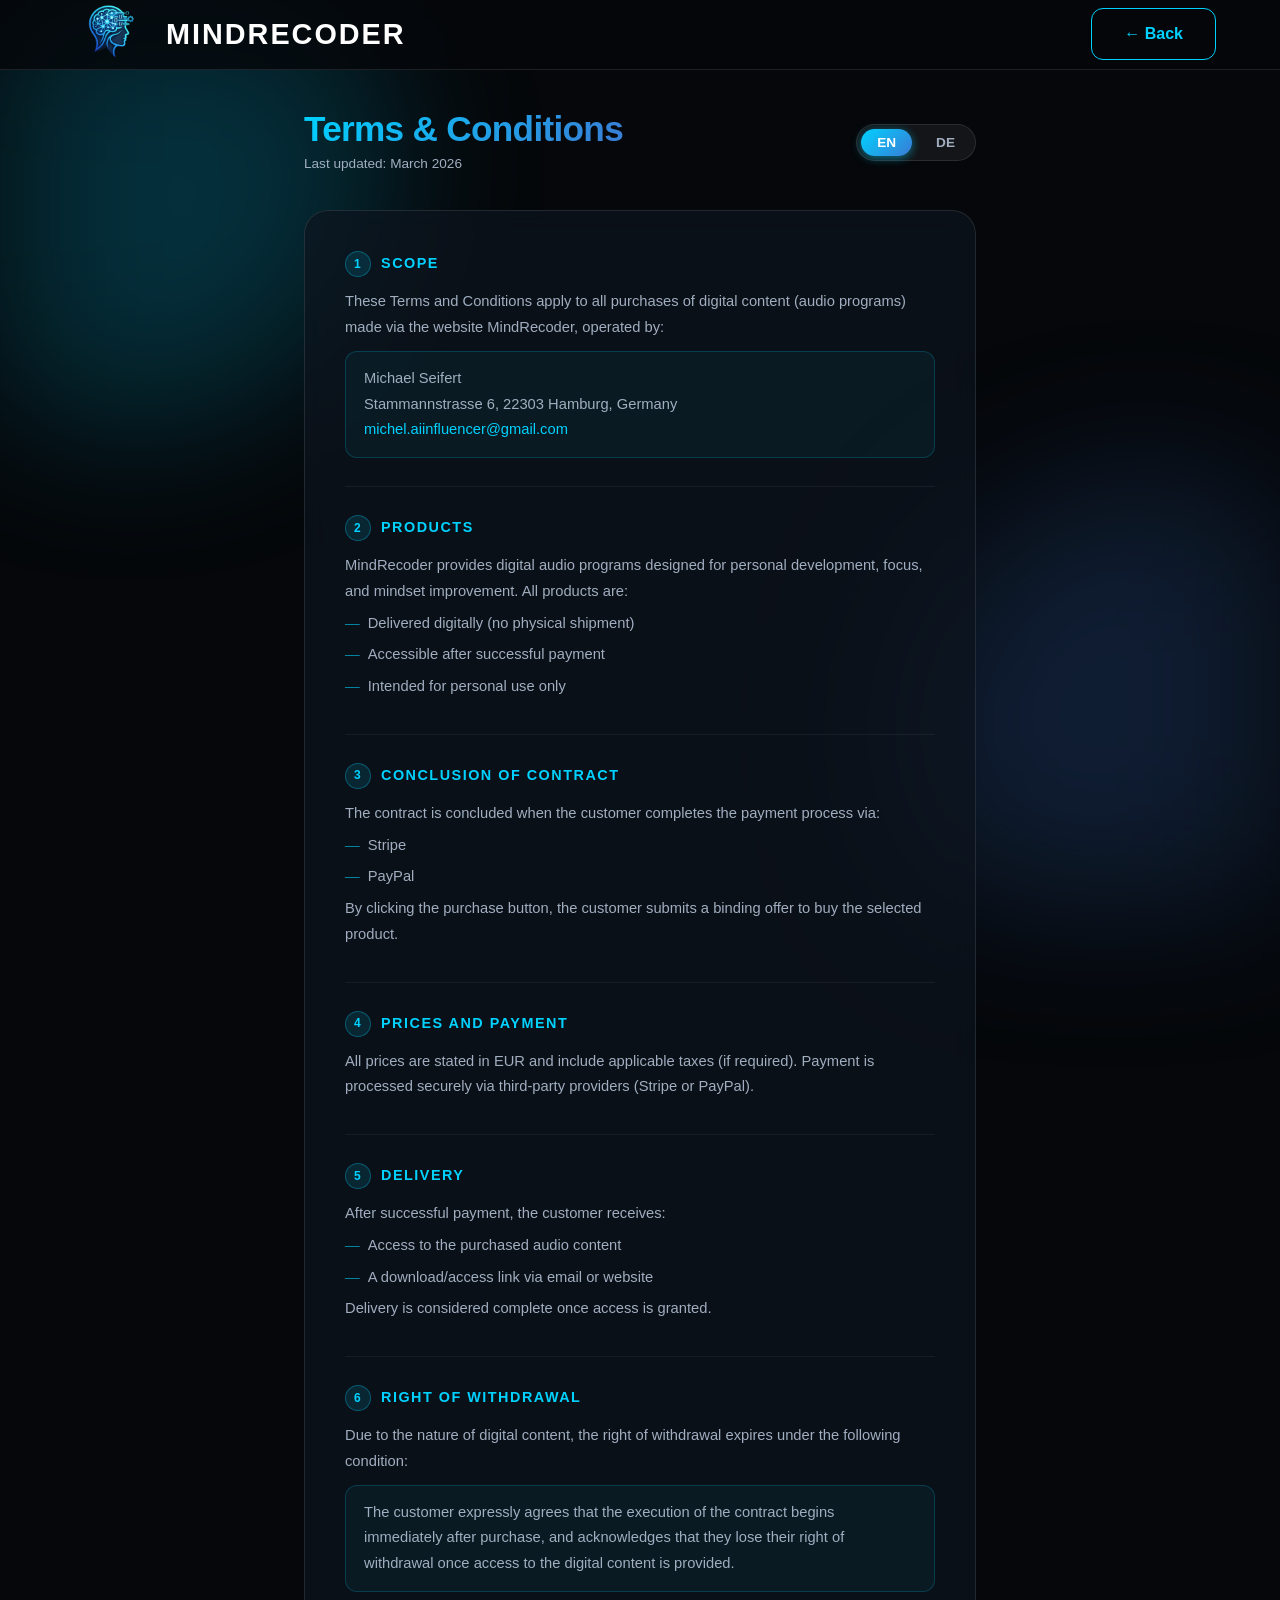
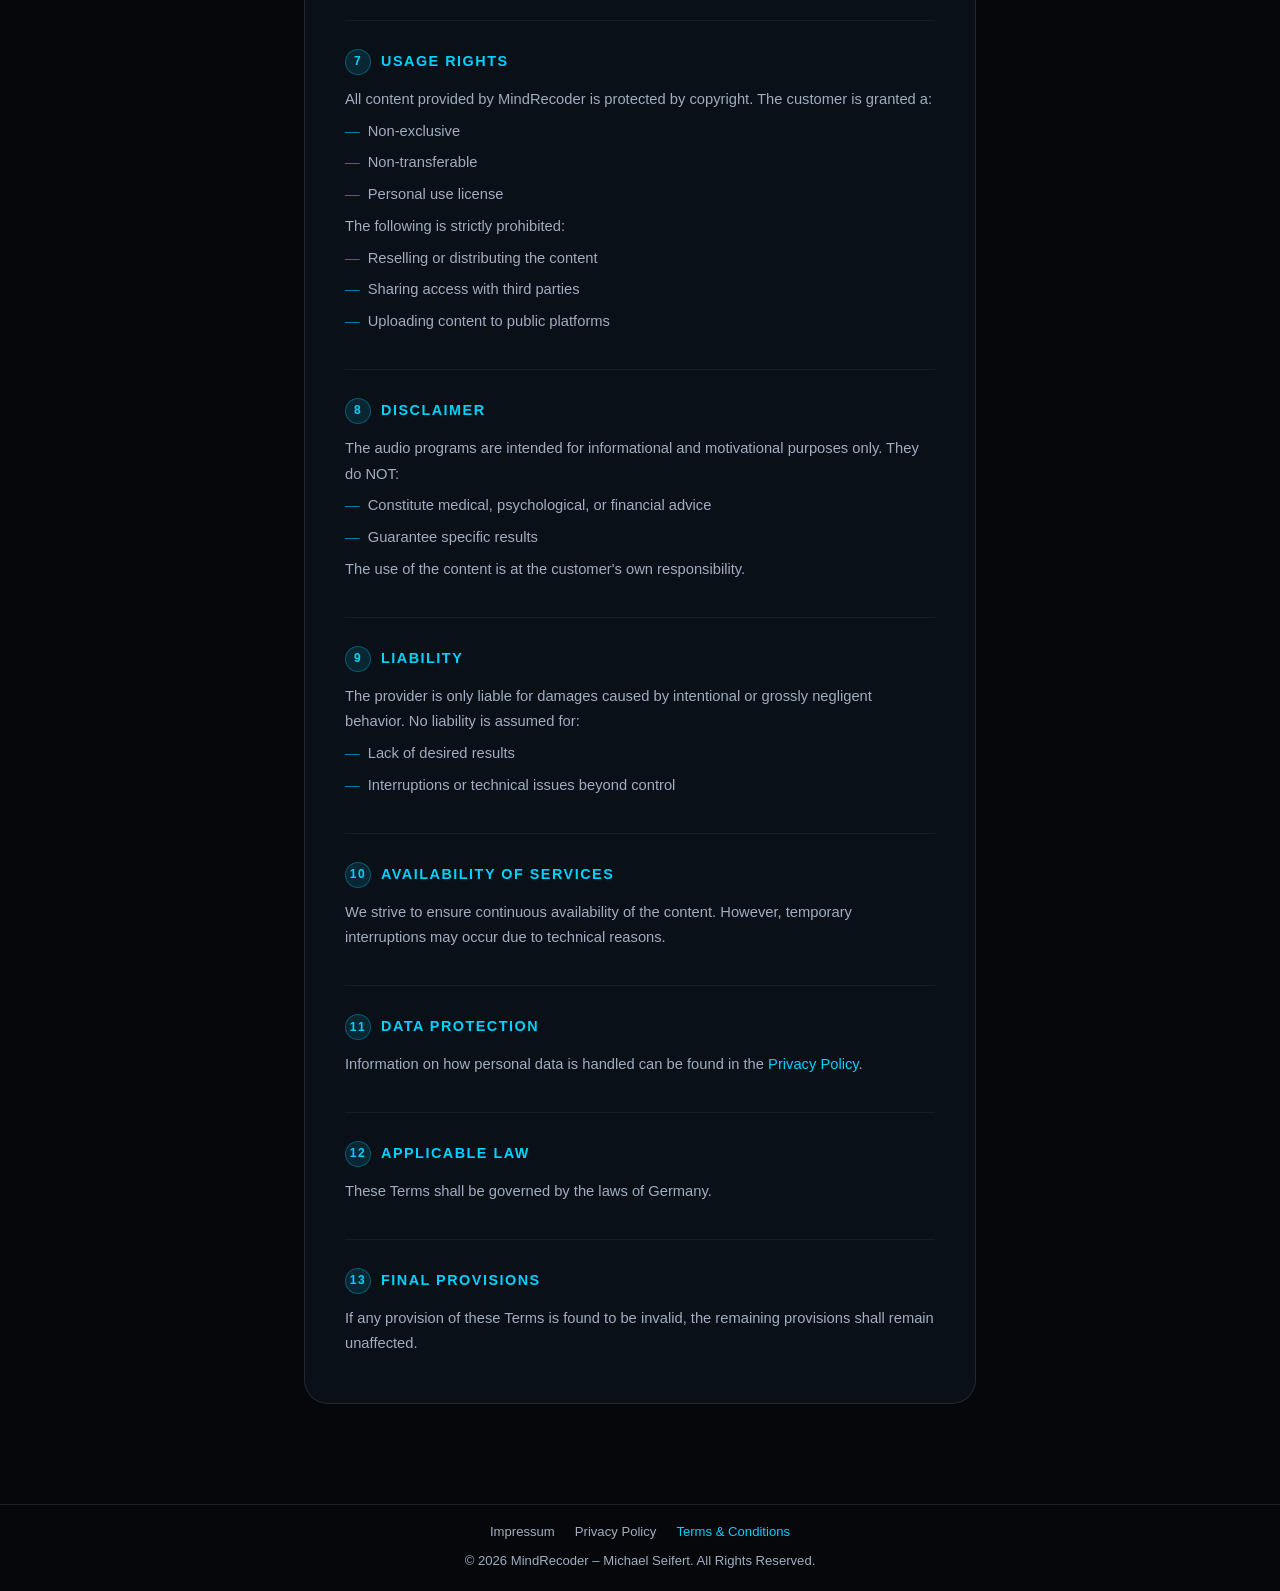
<file: terms.html>
<!DOCTYPE html>
<html lang="en">

<head>
    <meta charset="UTF-8">
    <meta name="viewport" content="width=device-width, initial-scale=1.0">
    <title>Terms and Conditions | MindRecoder</title>
    <meta name="description"
        content="Terms and Conditions (AGB) for MindRecoder – digital audio programs by Michael Seifert.">
    <link rel="icon" href="Assets/Logo/mrLogo.png" type="image/png">
    <link rel="stylesheet" href="style.css">
    <style>
        .lang-switch {
            display: flex;
            align-items: center;
            gap: 8px;
            background: rgba(255, 255, 255, 0.06);
            border: 1px solid var(--glass-border);
            border-radius: 50px;
            padding: 4px;
        }

        .lang-btn {
            padding: 6px 16px;
            border-radius: 50px;
            border: none;
            background: transparent;
            color: var(--text-secondary);
            font-size: 0.85rem;
            font-weight: 600;
            cursor: pointer;
            transition: all 0.25s ease;
        }

        .lang-btn.active {
            background: var(--gradient-primary);
            color: #fff;
            box-shadow: 0 2px 10px var(--accent-glow);
        }

        .terms-section {
            padding-bottom: 28px;
            border-bottom: 1px solid rgba(255, 255, 255, 0.06);
        }

        .terms-section:last-child {
            border-bottom: none;
            padding-bottom: 0;
        }

        .terms-section h3 {
            font-size: 0.9rem;
            text-transform: uppercase;
            letter-spacing: 1.5px;
            color: var(--accent-blue);
            margin-bottom: 12px;
            display: flex;
            align-items: center;
            gap: 10px;
        }

        .section-num {
            display: inline-flex;
            width: 26px;
            height: 26px;
            background: rgba(0, 210, 255, 0.12);
            border: 1px solid rgba(0, 210, 255, 0.3);
            border-radius: 50%;
            align-items: center;
            justify-content: center;
            font-size: 0.75rem;
            font-weight: 800;
            color: var(--accent-blue);
            flex-shrink: 0;
        }

        .terms-section p,
        .terms-section li {
            color: var(--text-secondary);
            font-size: 0.92rem;
            line-height: 1.75;
            margin-bottom: 6px;
        }

        .terms-section ul,
        .terms-section ol {
            padding-left: 0;
            list-style: none;
        }

        .terms-section li::before {
            content: '—';
            color: var(--accent-blue);
            margin-right: 8px;
            opacity: 0.6;
        }

        .terms-section a {
            color: var(--accent-blue);
            text-decoration: none;
        }

        .terms-section a:hover {
            text-decoration: underline;
        }

        .highlight-box {
            background: rgba(0, 210, 255, 0.05);
            border: 1px solid rgba(0, 210, 255, 0.2);
            border-radius: 12px;
            padding: 14px 18px;
            margin-top: 10px;
        }

        .page-wrap {
            padding: calc(var(--nav-height) + 40px) 5% 60px;
            max-width: 800px;
            margin: 0 auto;
        }
    </style>
</head>

<body>
    <div class="bg-blobs">
        <div class="blob blob-1"></div>
        <div class="blob blob-2"></div>
    </div>

    <nav class="scrolled">
        <div class="logo-container">
            <img src="Assets/Logo/mrLogo.png" alt="Logo" style="width: 90px; height: 90px;">
            <span class="logo-text">MindRecoder</span>
        </div>
        <a href="index.html" class="btn btn-outline nav-corner-btn">← Back</a>
    </nav>

    <div class="page-wrap">
        <!-- Header row -->
        <div
            style="display: flex; justify-content: space-between; align-items: center; flex-wrap: wrap; gap: 16px; margin-bottom: 36px;">
            <div>
                <h1 class="gradient-text" style="font-size: 2.2rem; margin-bottom: 4px;" id="page-title">Terms &amp;
                    Conditions</h1>
                <p id="page-subtitle" style="color: var(--text-secondary); font-size: 0.85rem;">Last updated: March 2026
                </p>
            </div>
            <div class="lang-switch">
                <button class="lang-btn active" id="btn-en" onclick="setLang('en')">EN</button>
                <button class="lang-btn" id="btn-de" onclick="setLang('de')">DE</button>
            </div>
        </div>

        <div class="glass" style="padding: 40px; display: flex; flex-direction: column; gap: 28px;">

            <!-- §1 -->
            <div class="terms-section">
                <h3><span class="section-num">1</span><span id="s1-title">Scope</span></h3>
                <p id="s1-body">These Terms and Conditions apply to all purchases of digital content (audio programs)
                    made via the website MindRecoder, operated by:</p>
                <div class="highlight-box">
                    <p style="margin:0;">Michael Seifert<br>
                        Stammannstrasse 6, 22303 Hamburg, Germany<br>
                        <a href="mailto:michel.aiinfluencer@gmail.com">michel.aiinfluencer@gmail.com</a>
                    </p>
                </div>
            </div>

            <!-- §2 -->
            <div class="terms-section">
                <h3><span class="section-num">2</span><span id="s2-title">Products</span></h3>
                <p id="s2-body">MindRecoder provides digital audio programs designed for personal development, focus,
                    and mindset improvement. All products are:</p>
                <ul id="s2-list">
                    <li>Delivered digitally (no physical shipment)</li>
                    <li>Accessible after successful payment</li>
                    <li>Intended for personal use only</li>
                </ul>
            </div>

            <!-- §3 -->
            <div class="terms-section">
                <h3><span class="section-num">3</span><span id="s3-title">Conclusion of Contract</span></h3>
                <p id="s3-body">The contract is concluded when the customer completes the payment process via:</p>
                <ul id="s3-list">
                    <li>Stripe</li>
                    <li>PayPal</li>
                </ul>
                <p id="s3-body2">By clicking the purchase button, the customer submits a binding offer to buy the
                    selected product.</p>
            </div>

            <!-- §4 -->
            <div class="terms-section">
                <h3><span class="section-num">4</span><span id="s4-title">Prices and Payment</span></h3>
                <p id="s4-body">All prices are stated in EUR and include applicable taxes (if required). Payment is
                    processed securely via third-party providers (Stripe or PayPal).</p>
            </div>

            <!-- §5 -->
            <div class="terms-section">
                <h3><span class="section-num">5</span><span id="s5-title">Delivery</span></h3>
                <p id="s5-body">After successful payment, the customer receives:</p>
                <ul id="s5-list">
                    <li>Access to the purchased audio content</li>
                    <li>A download/access link via email or website</li>
                </ul>
                <p id="s5-body2">Delivery is considered complete once access is granted.</p>
            </div>

            <!-- §6 -->
            <div class="terms-section">
                <h3><span class="section-num">6</span><span id="s6-title">Right of Withdrawal</span></h3>
                <p id="s6-body">Due to the nature of digital content, the right of withdrawal expires under the
                    following condition:</p>
                <div class="highlight-box">
                    <p id="s6-highlight" style="margin:0;">The customer expressly agrees that the execution of the
                        contract begins immediately after purchase, and acknowledges that they lose their right of
                        withdrawal once access to the digital content is provided.</p>
                </div>
            </div>

            <!-- §7 -->
            <div class="terms-section">
                <h3><span class="section-num">7</span><span id="s7-title">Usage Rights</span></h3>
                <p id="s7-body">All content provided by MindRecoder is protected by copyright. The customer is granted
                    a:</p>
                <ul id="s7-list">
                    <li>Non-exclusive</li>
                    <li>Non-transferable</li>
                    <li>Personal use license</li>
                </ul>
                <p id="s7-body2">The following is strictly prohibited:</p>
                <ul id="s7-list2">
                    <li>Reselling or distributing the content</li>
                    <li>Sharing access with third parties</li>
                    <li>Uploading content to public platforms</li>
                </ul>
            </div>

            <!-- §8 -->
            <div class="terms-section">
                <h3><span class="section-num">8</span><span id="s8-title">Disclaimer</span></h3>
                <p id="s8-body">The audio programs are intended for informational and motivational purposes only. They
                    do NOT:</p>
                <ul id="s8-list">
                    <li>Constitute medical, psychological, or financial advice</li>
                    <li>Guarantee specific results</li>
                </ul>
                <p id="s8-body2">The use of the content is at the customer's own responsibility.</p>
            </div>

            <!-- §9 -->
            <div class="terms-section">
                <h3><span class="section-num">9</span><span id="s9-title">Liability</span></h3>
                <p id="s9-body">The provider is only liable for damages caused by intentional or grossly negligent
                    behavior. No liability is assumed for:</p>
                <ul id="s9-list">
                    <li>Lack of desired results</li>
                    <li>Interruptions or technical issues beyond control</li>
                </ul>
            </div>

            <!-- §10 -->
            <div class="terms-section">
                <h3><span class="section-num">10</span><span id="s10-title">Availability of Services</span></h3>
                <p id="s10-body">We strive to ensure continuous availability of the content. However, temporary
                    interruptions may occur due to technical reasons.</p>
            </div>

            <!-- §11 -->
            <div class="terms-section">
                <h3><span class="section-num">11</span><span id="s11-title">Data Protection</span></h3>
                <p id="s11-body">Information on how personal data is handled can be found in the <a
                        href="privacy.html">Privacy Policy</a>.</p>
            </div>

            <!-- §12 -->
            <div class="terms-section">
                <h3><span class="section-num">12</span><span id="s12-title">Applicable Law</span></h3>
                <p id="s12-body">These Terms shall be governed by the laws of Germany.</p>
            </div>

            <!-- §13 -->
            <div class="terms-section">
                <h3><span class="section-num">13</span><span id="s13-title">Final Provisions</span></h3>
                <p id="s13-body">If any provision of these Terms is found to be invalid, the remaining provisions shall
                    remain unaffected.</p>
            </div>

        </div>
    </div>

    <!-- Footer -->
    <footer
        style="padding: 16px 5% 20px; text-align: center; color: var(--text-secondary); border-top: 1px solid var(--glass-border); margin-top: 40px; font-size: 0.82rem;">
        <div style="display: flex; justify-content: center; gap: 20px; flex-wrap: wrap; margin-bottom: 8px;">
            <a href="impressum.html"
                style="color: var(--text-secondary); text-decoration: none; transition: color 0.2s;"
                onmouseover="this.style.color='var(--accent-blue)'"
                onmouseout="this.style.color='var(--text-secondary)'">Impressum</a>
            <a href="privacy.html" style="color: var(--text-secondary); text-decoration: none; transition: color 0.2s;"
                onmouseover="this.style.color='var(--accent-blue)'"
                onmouseout="this.style.color='var(--text-secondary)'">Privacy Policy</a>
            <a href="terms.html" style="color: var(--accent-blue); text-decoration: none;">Terms &amp; Conditions</a>
        </div>
        <p>&copy; 2026 MindRecoder – Michael Seifert. All Rights Reserved.</p>
    </footer>

    <script>
        const t = {
            en: {
                title: 'Terms &amp; Conditions',
                subtitle: 'Last updated: March 2026',
                s1: 'Scope',
                s1body: 'These Terms and Conditions apply to all purchases of digital content (audio programs) made via the website MindRecoder, operated by:',
                s2: 'Products',
                s2body: 'MindRecoder provides digital audio programs designed for personal development, focus, and mindset improvement. All products are:',
                s2list: ['Delivered digitally (no physical shipment)', 'Accessible after successful payment', 'Intended for personal use only'],
                s3: 'Conclusion of Contract',
                s3body: 'The contract is concluded when the customer completes the payment process via:',
                s3list: ['Stripe', 'PayPal'],
                s3body2: 'By clicking the purchase button, the customer submits a binding offer to buy the selected product.',
                s4: 'Prices and Payment',
                s4body: 'All prices are stated in EUR and include applicable taxes (if required). Payment is processed securely via third-party providers (Stripe or PayPal).',
                s5: 'Delivery',
                s5body: 'After successful payment, the customer receives:',
                s5list: ['Access to the purchased audio content', 'A download/access link via email or website'],
                s5body2: 'Delivery is considered complete once access is granted.',
                s6: 'Right of Withdrawal',
                s6body: 'Due to the nature of digital content, the right of withdrawal expires under the following condition:',
                s6highlight: 'The customer expressly agrees that the execution of the contract begins immediately after purchase, and acknowledges that they lose their right of withdrawal once access to the digital content is provided.',
                s7: 'Usage Rights',
                s7body: 'All content provided by MindRecoder is protected by copyright. The customer is granted a:',
                s7list: ['Non-exclusive', 'Non-transferable', 'Personal use license'],
                s7body2: 'The following is strictly prohibited:',
                s7list2: ['Reselling or distributing the content', 'Sharing access with third parties', 'Uploading content to public platforms'],
                s8: 'Disclaimer',
                s8body: 'The audio programs are intended for informational and motivational purposes only. They do NOT:',
                s8list: ['Constitute medical, psychological, or financial advice', 'Guarantee specific results'],
                s8body2: "The use of the content is at the customer's own responsibility.",
                s9: 'Liability',
                s9body: 'The provider is only liable for damages caused by intentional or grossly negligent behavior. No liability is assumed for:',
                s9list: ['Lack of desired results', 'Interruptions or technical issues beyond control'],
                s10: 'Availability of Services',
                s10body: 'We strive to ensure continuous availability of the content. However, temporary interruptions may occur due to technical reasons.',
                s11: 'Data Protection',
                s11body: 'Information on how personal data is handled can be found in the <a href="privacy.html">Privacy Policy</a>.',
                s12: 'Applicable Law',
                s12body: 'These Terms shall be governed by the laws of Germany.',
                s13: 'Final Provisions',
                s13body: 'If any provision of these Terms is found to be invalid, the remaining provisions shall remain unaffected.',
            },
            de: {
                title: 'Allgemeine Geschäftsbedingungen (AGB)',
                subtitle: 'Zuletzt aktualisiert: März 2026',
                s1: 'Geltungsbereich',
                s1body: 'Diese Allgemeinen Geschäftsbedingungen gelten für alle Käufe digitaler Inhalte (Audioprogramme) über die Website MindRecoder, betrieben von:',
                s2: 'Produkte',
                s2body: 'MindRecoder bietet digitale Audioprogramme für persönliche Entwicklung, Fokus und Mentaltraining an. Alle Produkte sind:',
                s2list: ['Digital geliefert (kein physischer Versand)', 'Nach erfolgreicher Zahlung zugänglich', 'Nur für den persönlichen Gebrauch bestimmt'],
                s3: 'Vertragsabschluss',
                s3body: 'Der Vertrag kommt zustande, wenn der Kunde den Zahlungsvorgang abschließt über:',
                s3list: ['Stripe', 'PayPal'],
                s3body2: 'Mit dem Klick auf den Kaufbutton gibt der Kunde ein bindendes Angebot zum Kauf des ausgewählten Produkts ab.',
                s4: 'Preise und Zahlung',
                s4body: 'Alle Preise sind in EUR angegeben und enthalten ggf. anfallende Steuern. Die Zahlung erfolgt sicher über Drittanbieter (Stripe oder PayPal).',
                s5: 'Lieferung',
                s5body: 'Nach erfolgreicher Zahlung erhält der Kunde:',
                s5list: ['Zugang zu den erworbenen Audioinhalten', 'Einen Download-/Zugriffslink per E-Mail oder Website'],
                s5body2: 'Die Lieferung gilt als abgeschlossen, sobald der Zugang gewährt wurde.',
                s6: 'Widerrufsrecht',
                s6body: 'Aufgrund der Natur digitaler Inhalte erlischt das Widerrufsrecht unter folgender Bedingung:',
                s6highlight: 'Der Kunde stimmt ausdrücklich zu, dass die Vertragserfüllung unmittelbar nach dem Kauf beginnt, und bestätigt, dass er sein Widerrufsrecht verliert, sobald der Zugang zu den digitalen Inhalten gewährt wurde.',
                s7: 'Nutzungsrechte',
                s7body: 'Alle von MindRecoder bereitgestellten Inhalte sind urheberrechtlich geschützt. Dem Kunden wird eine:',
                s7list: ['Nicht-exklusive', 'Nicht übertragbare', 'Persönliche Nutzungslizenz'],
                s7body2: 'Folgendes ist streng verboten:',
                s7list2: ['Weiterverkauf oder Verbreitung der Inhalte', 'Weitergabe des Zugangs an Dritte', 'Hochladen von Inhalten auf öffentliche Plattformen'],
                s8: 'Haftungsausschluss',
                s8body: 'Die Audioprogramme dienen ausschließlich Informations- und Motivationszwecken. Sie sind KEIN:',
                s8list: ['Medizinischer, psychologischer oder finanzieller Rat', 'Garantie für bestimmte Ergebnisse'],
                s8body2: 'Die Nutzung der Inhalte erfolgt auf eigene Verantwortung des Kunden.',
                s9: 'Haftung',
                s9body: 'Der Anbieter haftet nur für Schäden, die durch vorsätzliches oder grob fahrlässiges Verhalten verursacht wurden. Keine Haftung wird übernommen für:',
                s9list: ['Ausbleiben gewünschter Ergebnisse', 'Unterbrechungen oder technische Probleme außerhalb unserer Kontrolle'],
                s10: 'Verfügbarkeit der Dienste',
                s10body: 'Wir sind bestrebt, eine kontinuierliche Verfügbarkeit der Inhalte zu gewährleisten. Vorübergehende Unterbrechungen aus technischen Gründen sind jedoch möglich.',
                s11: 'Datenschutz',
                s11body: 'Informationen zum Umgang mit personenbezogenen Daten finden Sie in unserer <a href="privacy.html">Datenschutzerklärung</a>.',
                s12: 'Anwendbares Recht',
                s12body: 'Diese AGB unterliegen dem Recht der Bundesrepublik Deutschland.',
                s13: 'Schlussbestimmungen',
                s13body: 'Sollte eine Bestimmung dieser AGB unwirksam sein, bleiben die übrigen Bestimmungen davon unberührt.',
            }
        };

        function setLang(lang) {
            const d = t[lang];
            document.documentElement.lang = lang;
            document.getElementById('page-title').innerHTML = d.title;
            document.getElementById('page-subtitle').textContent = d.subtitle;
            document.title = (lang === 'de' ? 'AGB' : 'Terms & Conditions') + ' | MindRecoder';

            setText('s1-title', d.s1);
            setText('s1-body', d.s1body);
            setText('s2-title', d.s2);
            setText('s2-body', d.s2body);
            setList('s2-list', d.s2list);
            setText('s3-title', d.s3);
            setText('s3-body', d.s3body);
            setList('s3-list', d.s3list);
            setText('s3-body2', d.s3body2);
            setText('s4-title', d.s4);
            setText('s4-body', d.s4body);
            setText('s5-title', d.s5);
            setText('s5-body', d.s5body);
            setList('s5-list', d.s5list);
            setText('s5-body2', d.s5body2);
            setText('s6-title', d.s6);
            setText('s6-body', d.s6body);
            setText('s6-highlight', d.s6highlight);
            setText('s7-title', d.s7);
            setText('s7-body', d.s7body);
            setList('s7-list', d.s7list);
            setText('s7-body2', d.s7body2);
            setList('s7-list2', d.s7list2);
            setText('s8-title', d.s8);
            setText('s8-body', d.s8body);
            setList('s8-list', d.s8list);
            setText('s8-body2', d.s8body2);
            setText('s9-title', d.s9);
            setText('s9-body', d.s9body);
            setList('s9-list', d.s9list);
            setText('s10-title', d.s10);
            setText('s10-body', d.s10body);
            setText('s11-title', d.s11);
            document.getElementById('s11-body').innerHTML = d.s11body;
            setText('s12-title', d.s12);
            setText('s12-body', d.s12body);
            setText('s13-title', d.s13);
            setText('s13-body', d.s13body);

            document.getElementById('btn-en').classList.toggle('active', lang === 'en');
            document.getElementById('btn-de').classList.toggle('active', lang === 'de');
        }

        function setText(id, text) {
            document.getElementById(id).textContent = text;
        }

        function setList(id, items) {
            document.getElementById(id).innerHTML = items.map(i => `<li>${i}</li>`).join('');
        }
    </script>
</body>

</html>
</file>
<file: style.css>
:root {
    --bg-color: #05070a;
    --card-bg: rgba(13, 20, 31, 0.7);
    --accent-blue: #00d2ff;
    --accent-glow: rgba(0, 210, 255, 0.5);
    --text-primary: #ffffff;
    --text-secondary: #a0aec0;
    --gradient-primary: linear-gradient(135deg, #00d2ff 0%, #3a7bd5 100%);
    --glass-border: rgba(255, 255, 255, 0.1);
    --nav-height: 70px;
    --transition: all 0.3s cubic-bezier(0.4, 0, 0.2, 1);
}

* {
    margin: 0;
    padding: 0;
    box-sizing: border-box;
    font-family: -apple-system, BlinkMacSystemFont, "Segoe UI",
        Roboto, Helvetica, Arial, sans-serif;
}

body {
    background-color: var(--bg-color);
    color: var(--text-primary);
    line-height: 1.6;
    overflow-x: hidden;
    min-height: 100vh;
}

/* Background Animation */
.bg-blobs {
    position: fixed;
    top: 0;
    left: 0;
    width: 100%;
    height: 100%;
    z-index: -1;
    overflow: hidden;
    filter: blur(80px);
}

.blob {
    position: absolute;
    width: 40vw;
    height: 40vw;
    background: var(--accent-glow);
    border-radius: 50%;
    animation: move 20s infinite alternate;
}

.blob-1 {
    top: -10%;
    left: -10%;
    background: rgba(0, 210, 255, 0.2);
}

.blob-2 {
    bottom: -10%;
    right: -10%;
    background: rgba(58, 123, 213, 0.2);
    animation-delay: -5s;
}

@keyframes move {
    from {
        transform: translate(0, 0) scale(1);
    }

    to {
        transform: translate(10%, 10%) scale(1.1);
    }
}

/* Typography */
h1,
h2,
h3 {
    font-weight: 800;
    letter-spacing: -0.02em;
    line-height: 1.1;
}

.gradient-text {
    background: var(--gradient-primary);
    -webkit-background-clip: text;
    background-clip: text;
    -webkit-text-fill-color: transparent;
}

/* Glassmorphism */
.glass {
    background: var(--card-bg);
    backdrop-filter: blur(12px);
    -webkit-backdrop-filter: blur(12px);
    border: 1px solid var(--glass-border);
    border-radius: 24px;
}

/* Navigation */
nav {
    height: var(--nav-height);
    display: flex;
    align-items: center;
    justify-content: space-between;
    padding: 0 5%;
    position: fixed;
    top: 0;
    width: 100%;
    z-index: 1000;
    transition: var(--transition);
}

nav.scrolled {
    background: rgba(5, 7, 10, 0.8);
    backdrop-filter: blur(10px);
    border-bottom: 1px solid var(--glass-border);
}

.logo-container {
    display: flex;
    align-items: center;
    gap: 12px;
}

.logo-container img {
    height: 40px;
    width: auto;
}

.logo-text {
    font-size: 1.8rem;
    font-weight: 700;
    text-transform: uppercase;
    letter-spacing: 2px;
}

/* Buttons */
.btn {
    padding: 12px 32px;
    border-radius: 12px;
    font-weight: 600;
    text-decoration: none;
    transition: var(--transition);
    cursor: pointer;
    display: inline-flex;
    align-items: center;
    justify-content: center;
    gap: 8px;
    border: none;
}

.btn-primary {
    background: var(--gradient-primary);
    color: white;
    box-shadow: 0 4px 15px var(--accent-glow);

}

.btn-primary:hover {
    transform: translateY(-2px);
    box-shadow: 0 8px 25px var(--accent-glow);
}

.btn-primary2 {
    background: var(--gradient-primary);
    color: white;
    box-shadow: 0 4px 15px var(--accent-glow);
    padding: 8px 24px !important;
}

.btn-primary2:hover {
    transform: translateY(-2px);
    box-shadow: 0 8px 25px var(--accent-glow);
}

.btn-outline {
    background: transparent;
    border: 1px solid var(--accent-blue);
    color: var(--accent-blue);
}

.btn-outline:hover {
    background: rgba(0, 210, 255, 0.1);
}

/* Hero Section */
.hero {
    padding: calc(var(--nav-height) + 60px) 5% 60px;
    display: grid;
    grid-template-columns: 1.2fr 1fr;
    gap: 40px;
    align-items: center;
    max-width: 1400px;
    margin: 0 auto;
    min-height: 90vh;
}

.hero-content h1 {
    font-size: clamp(3rem, 6vw, 4.5rem);
    margin-bottom: 24px;
}

.hero-content p {
    font-size: 1.25rem;
    color: var(--text-secondary);
    margin-bottom: 40px;
    max-width: 600px;
}

.hero-image {
    position: relative;
}

.hero-image img {
    width: 100%;
    border-radius: 30px;
    box-shadow: 0 20px 50px rgba(0, 0, 0, 0.5);
    border: 1px solid var(--glass-border);
}

.hero-image::after {
    content: '';
    position: absolute;
    inset: -20px;
    border: 1px solid var(--accent-glow);
    border-radius: 40px;
    z-index: -1;
    opacity: 0.3;
}

/* Login Page Specific */
.centered-container {
    display: flex;
    flex-direction: column;
    align-items: center;
    justify-content: center;
    min-height: 100vh;
    padding: 20px;
}

.auth-card {
    width: 100%;
    max-width: 450px;
    padding: 48px;
    text-align: center;
}

.auth-card img {
    width: 80px;
    margin-bottom: 24px;
}

.auth-card h2 {
    margin-bottom: 12px;
}

.auth-card p {
    color: var(--text-secondary);
    margin-bottom: 32px;
}

/* Animation Loader */
.loader-container {
    text-align: center;
}

.neural-network {
    width: 200px;
    height: 200px;
    margin: 0 auto 40px;
    position: relative;
}

.node {
    width: 10px;
    height: 10px;
    background: var(--accent-blue);
    border-radius: 50%;
    position: absolute;
    box-shadow: 0 0 15px var(--accent-blue);
    animation: pulse 2s infinite;
}

@keyframes pulse {

    0%,
    100% {
        opacity: 0.3;
        transform: scale(1);
    }

    50% {
        opacity: 1;
        transform: scale(1.5);
    }
}

/* Dashboard */
.dashboard-header {
    margin-top: calc(var(--nav-height) + 20px);
    padding: 0 5%;
    max-width: 1400px;
    margin-left: auto;
    margin-right: auto;
}

.product-grid {
    display: grid;
    grid-template-columns: repeat(auto-fill, minmax(320px, 1fr));
    gap: 30px;
    padding: 40px 5%;
    max-width: 1400px;
    margin: 0 auto;
}

.product-card {
    padding: 24px;
    display: flex;
    flex-direction: column;
    gap: 20px;
    transition: var(--transition);
}

.product-card:hover {
    transform: translateY(-5px);
    border-color: var(--accent-glow);
}

.product-img {
    width: 100%;
    aspect-ratio: 16/9;
    background: #1a202c;
    border-radius: 16px;
    overflow: hidden;
}

.product-img img {
    width: 100%;
    height: 100%;
    object-fit: cover;
}

.product-info h3 {
    font-size: 1.5rem;
    margin-bottom: 8px;
}

.product-info p {
    color: var(--text-secondary);
    font-size: 0.95rem;
}

.audio-controls {
    display: flex;
    align-items: center;
    gap: 12px;
    margin-top: auto;
}

.play-btn {
    width: 48px;
    height: 48px;
    border-radius: 50%;
    background: var(--gradient-primary);
    border: none;
    color: white;
    display: flex;
    align-items: center;
    justify-content: center;
    cursor: pointer;
}

.download-link {
    color: var(--accent-blue);
    text-decoration: none;
    font-size: 0.9rem;
    font-weight: 600;
}

.mobile-concept-image {
    display: none;
}

.nav-corner-btn {
    position: absolute;
    top: 8px;
    /* Vertically centered in 70px desktop nav */
    right: 5%;
    z-index: 100;
}

/* Responsive */
@media (max-width: 768px) {
    .nav-corner-btn {
        top: 20px !important;
        /* Proper centering/placement for mobile 90px nav */
    }

    :root {
        --nav-height: 90px;
        /* Taller nav config for bigger logo */
    }

    /* Hero Responsive */
    .hero {
        grid-template-columns: 1fr;
        text-align: center;
        padding-top: calc(var(--nav-height) + 60px);
        /* More space from top */
        padding-bottom: 40px;
        gap: 40px;
        min-height: 60vh;
        /* Reduce min-height since image is gone */
        display: flex;
        /* Switch to flex to center the content vertically */
        align-items: center;
        justify-content: center;
    }

    .hero-image {
        display: none !important;
        /* Hide image on first page */
    }

    .mobile-concept-image {
        display: block !important;
        /* Show in Learn More section */
        margin-bottom: 40px;
    }

    .hero-content {
        display: flex;
        flex-direction: column;
        justify-content: center;
        margin-top: 20px;
        /* shift the whole chunk slightly lower */
    }

    .hero-content h1 {
        font-size: 2.8rem;
        margin-bottom: 25px;
        /* lower the text away from the title */
    }

    .hero-content p {
        font-size: 1.1rem;
        margin-left: auto;
        margin-right: auto;
        margin-bottom: 40px;
        /* more margin separating buttons from the text */
        line-height: 1.7;
    }

    .hero-btns {
        display: flex;
        flex-direction: column;
        /* Stack vertically for a nicer, bolder mobile touch */
        align-items: center;
        width: 100%;
        max-width: 280px;
        /* Prevents button from getting insanely wide if stretched */
        margin: 0 auto;
        /* centers the container */
        gap: 18px;
        /* precise spacing between the two buttons */
    }

    .hero-btns .btn {
        width: 100%;
        /* Stretch uniformly within the 280px width */
    }

    /* Nav Responsive */
    nav {
        padding: 5px 15px 0 15px;
        /* Added 5px top padding for extra breathing room above logo */
    }

    .logo-container {
        gap: 8px !important;
        /* give the bigger logo a bit of space */
    }

    .logo-container img {
        width: 75px !important;
        height: 75px !important;
        /* Restore a much larger logo size */
    }

    .logo-text {
        font-size: 1.7rem !important;
        /* Almost same height ratio as logo */
        letter-spacing: 0px !important;
    }

    .btn {
        padding: 10px 20px;
        font-size: 0.9rem;
    }

    /* Concept & Grid Responsive */
    .product-grid {
        grid-template-columns: 1fr;
        padding: 20px 15px;
    }

    .auth-card {
        padding: 30px 20px;
    }

    #concept .glass {
        padding: 30px 15px !important;
    }

    /* Dashboard Header */
    .dashboard-header {
        text-align: center;
        padding: 0 15px;
    }
}

/* Specific Phone Height Adjustments for Player */
@media (max-width: 768px) {
    .player-bar {
        display: grid !important;
        grid-template-columns: 1fr auto !important;
        grid-template-areas: "info btn" !important;
        padding: 15px 15px 25px 15px !important;
        gap: 12px !important;
        height: auto !important;
    }

    .player-info {
        grid-area: info !important;
        width: 100% !important;
        margin-bottom: 0 !important;
    }

    .player-controls {
        display: contents !important;
    }

    .player-btns {
        grid-area: btn !important;
        justify-content: flex-end !important;
    }

    .progress-wrapper {
        position: absolute !important;
        bottom: 0 !important;
        left: 0 !important;
        width: 100% !important;
        max-width: none !important;
        height: 8px !important;
        border-radius: 0 !important;
    }

    .progress-wrapper .progress-fill {
        border-radius: 0 !important;
    }

    .player-bar>div:last-child {
        display: none !important;
    }

    .product-grid.player-active {
        padding-bottom: 160px !important;
    }
}
</file>
